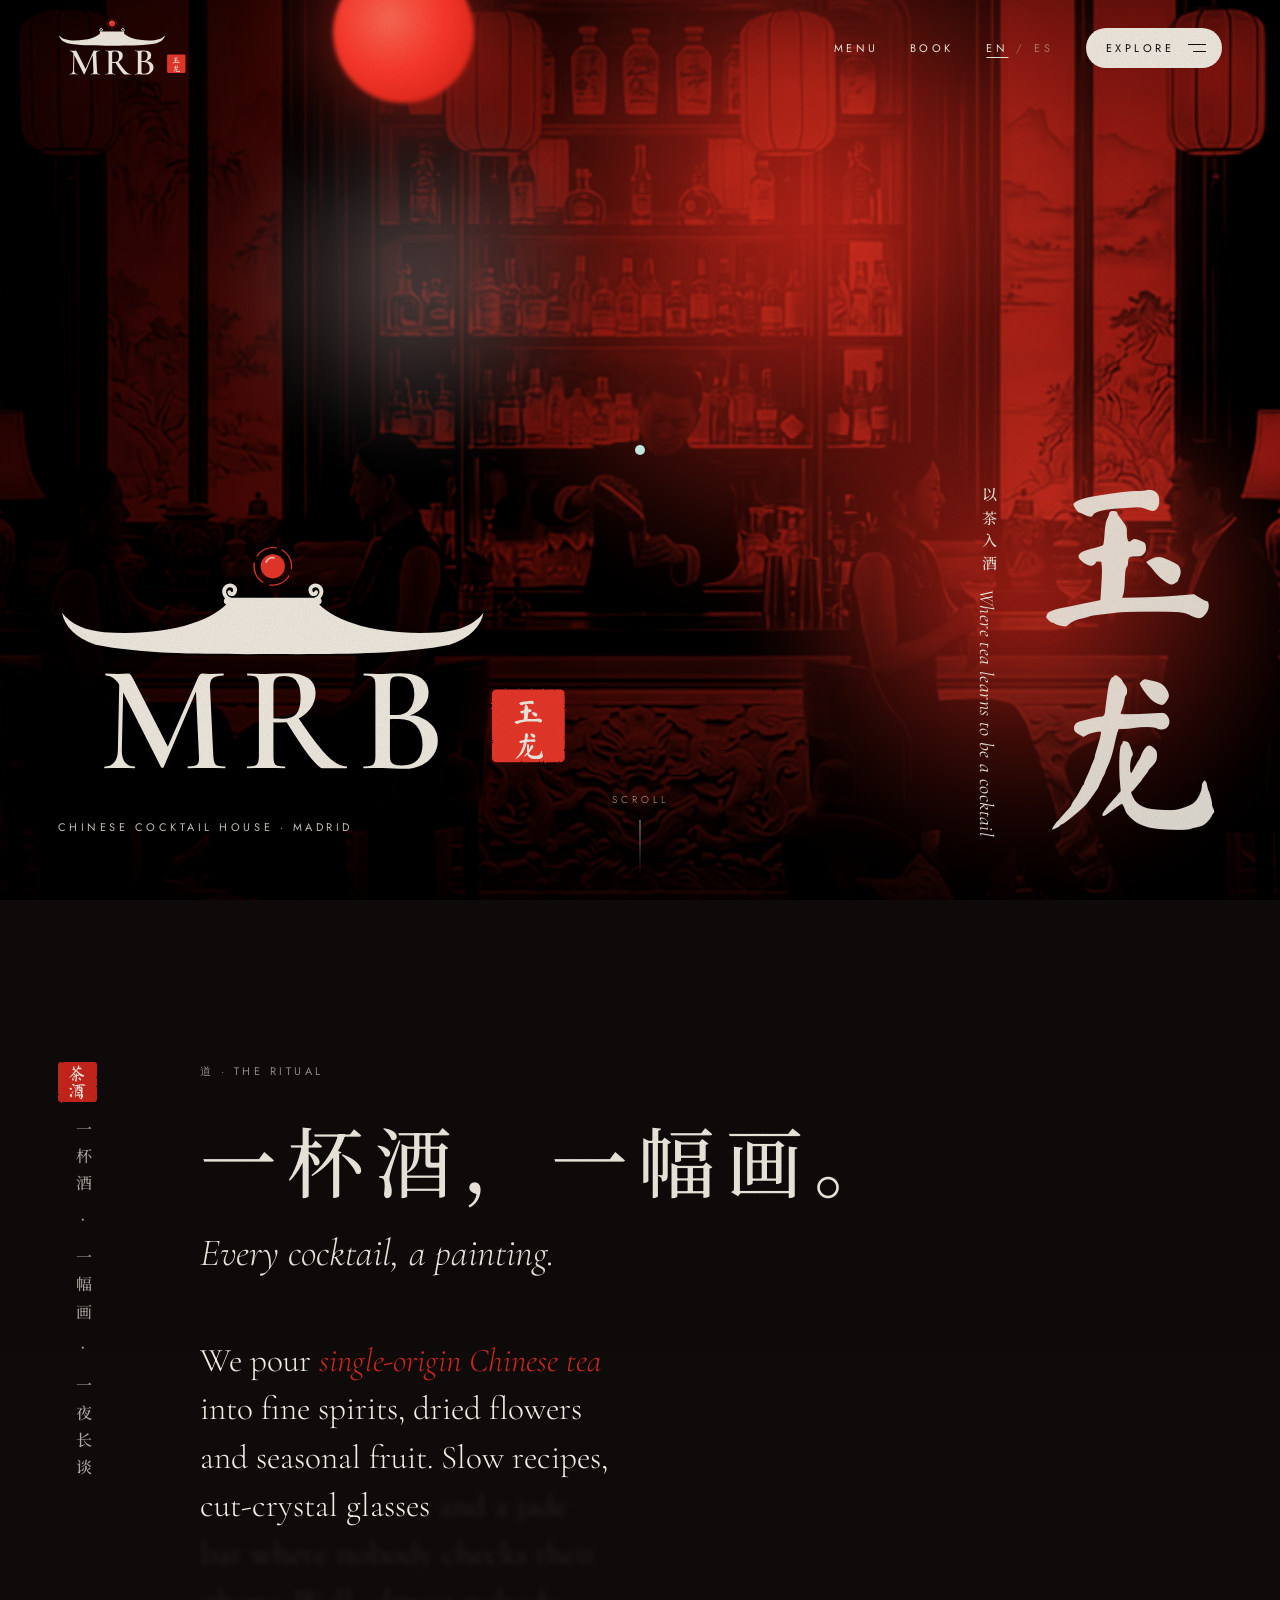
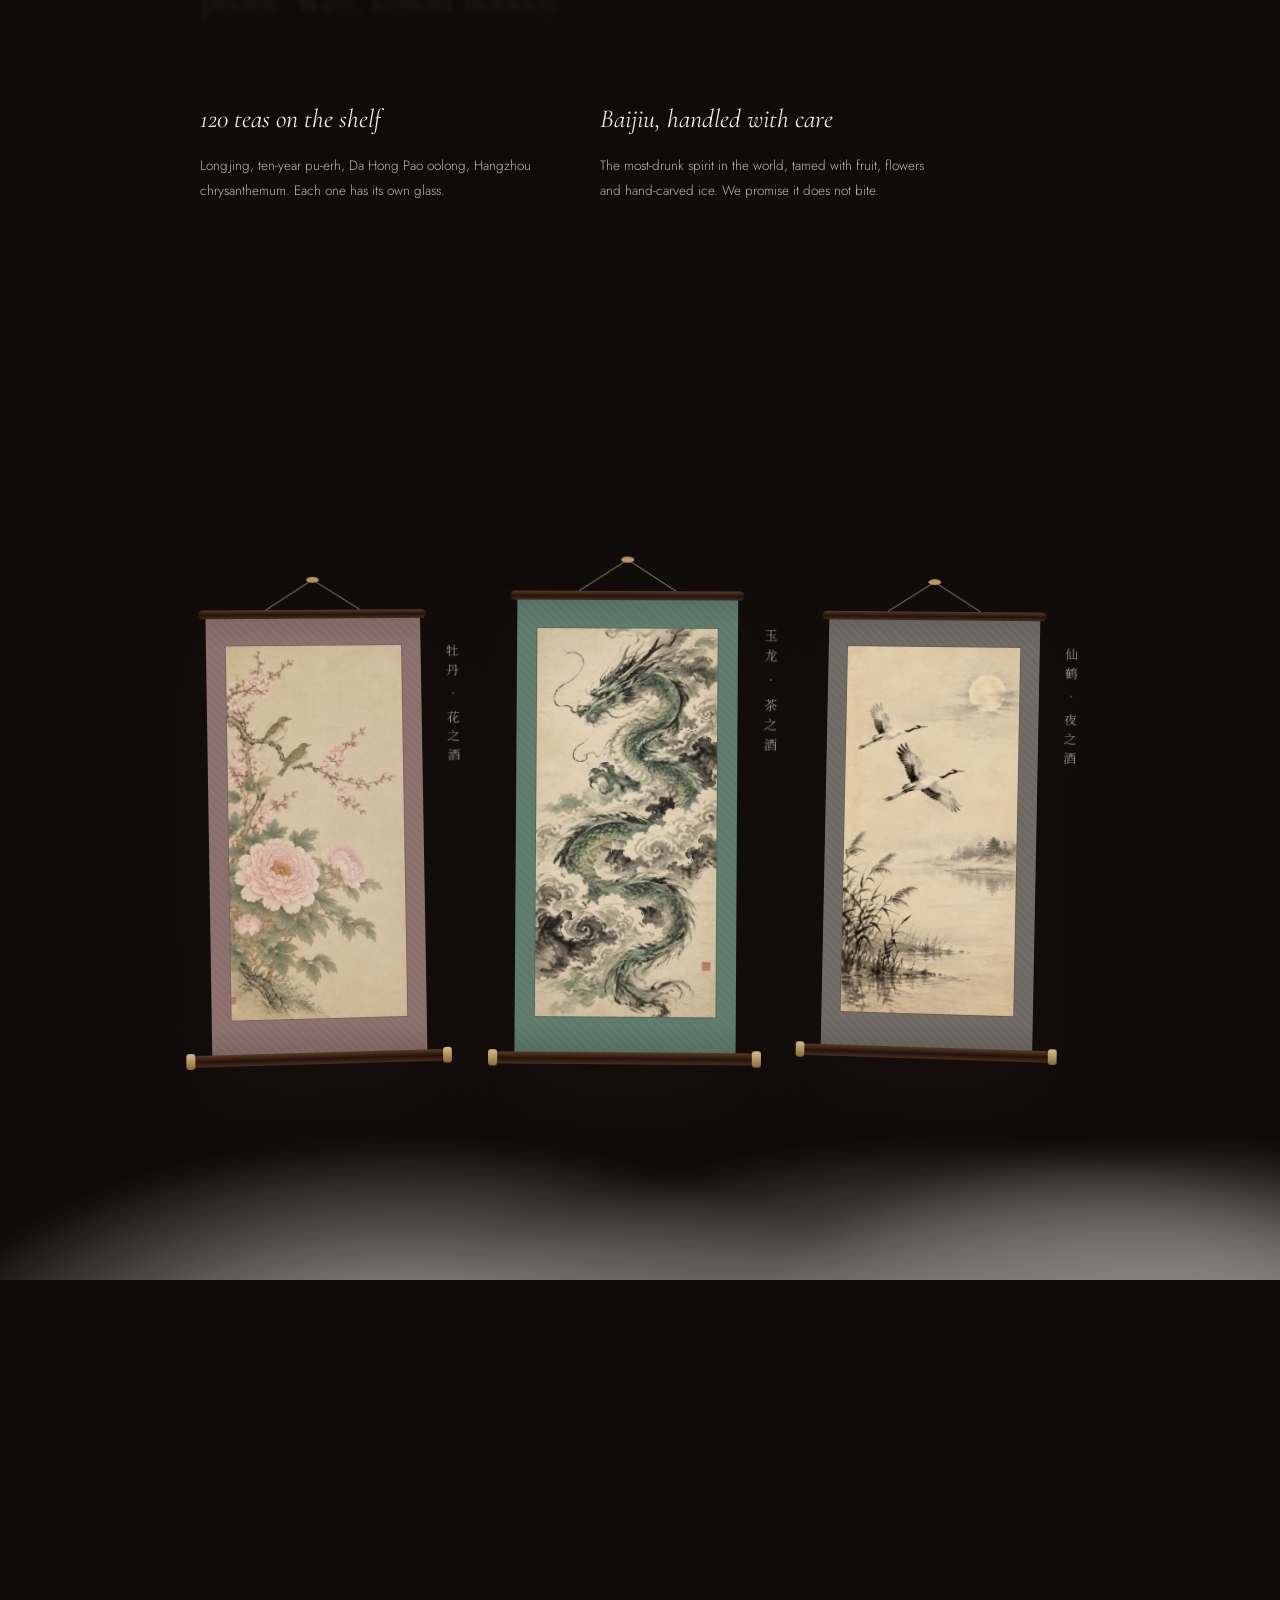
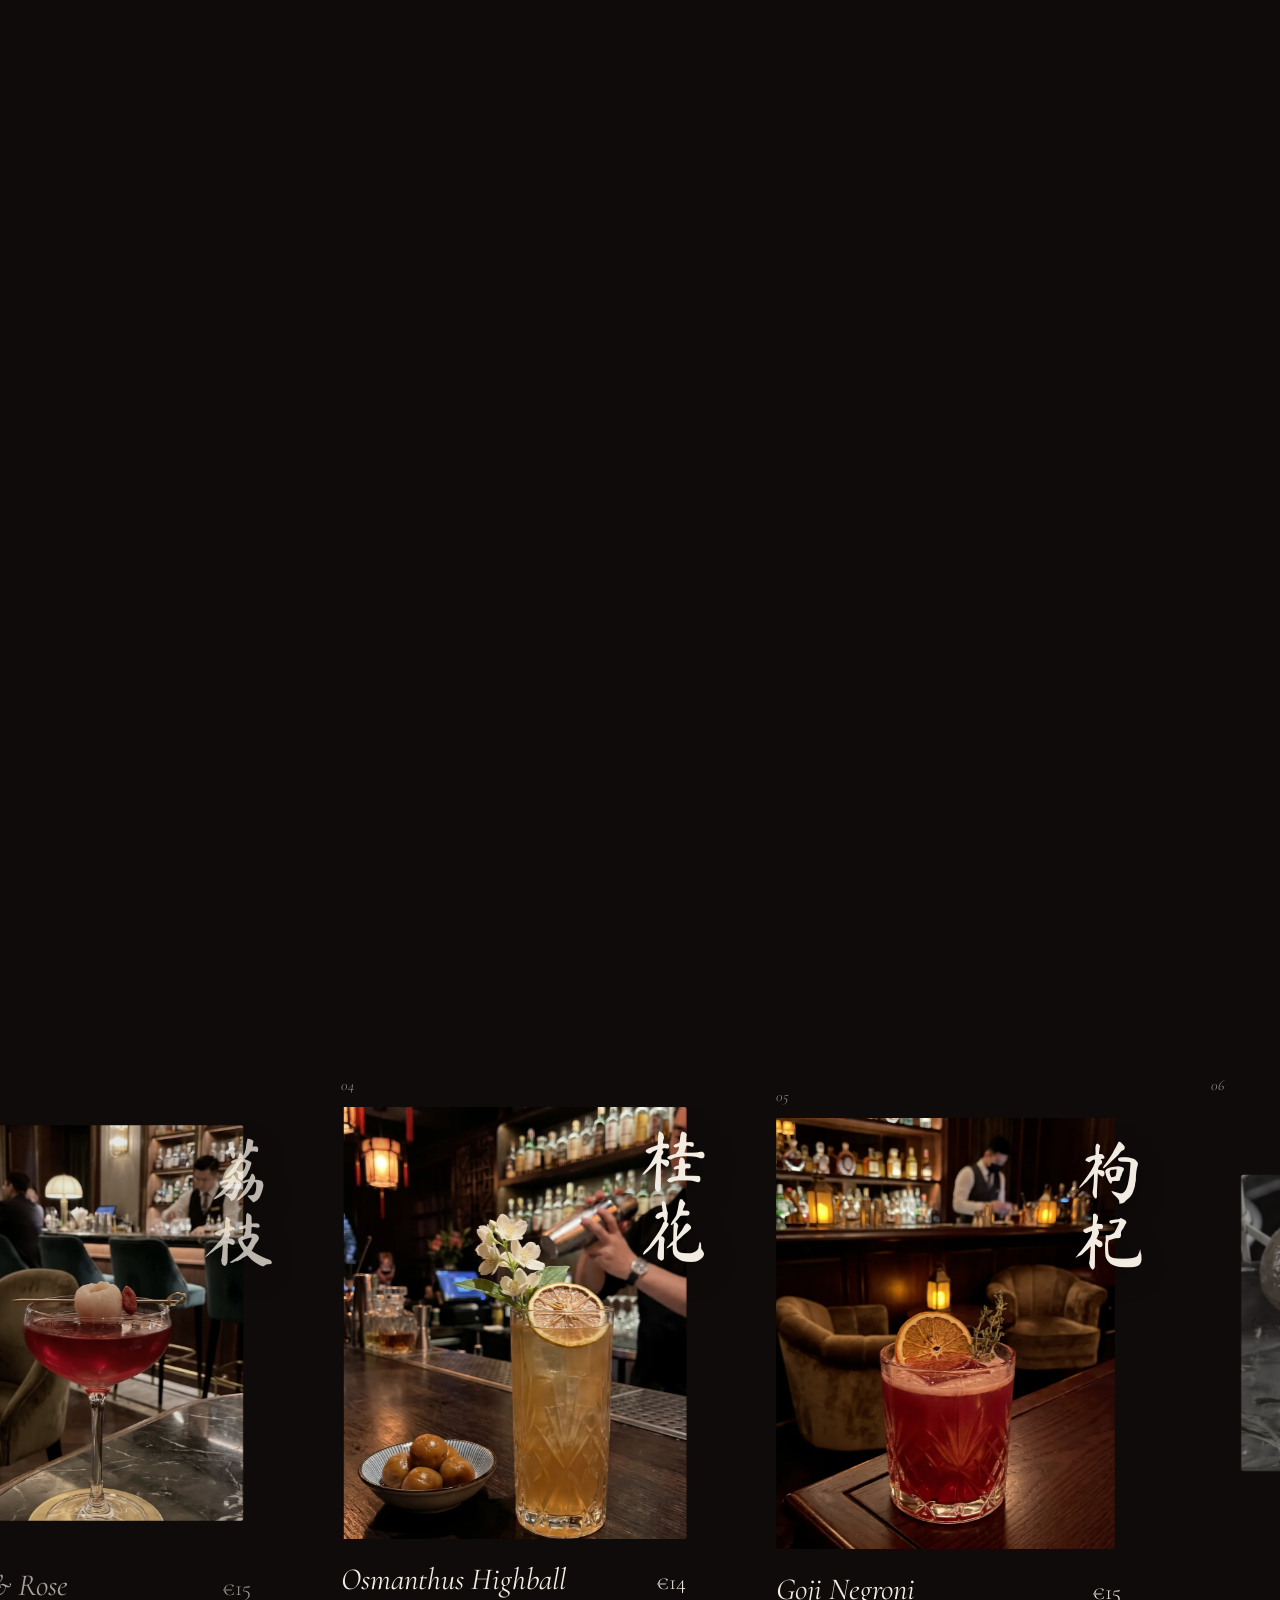
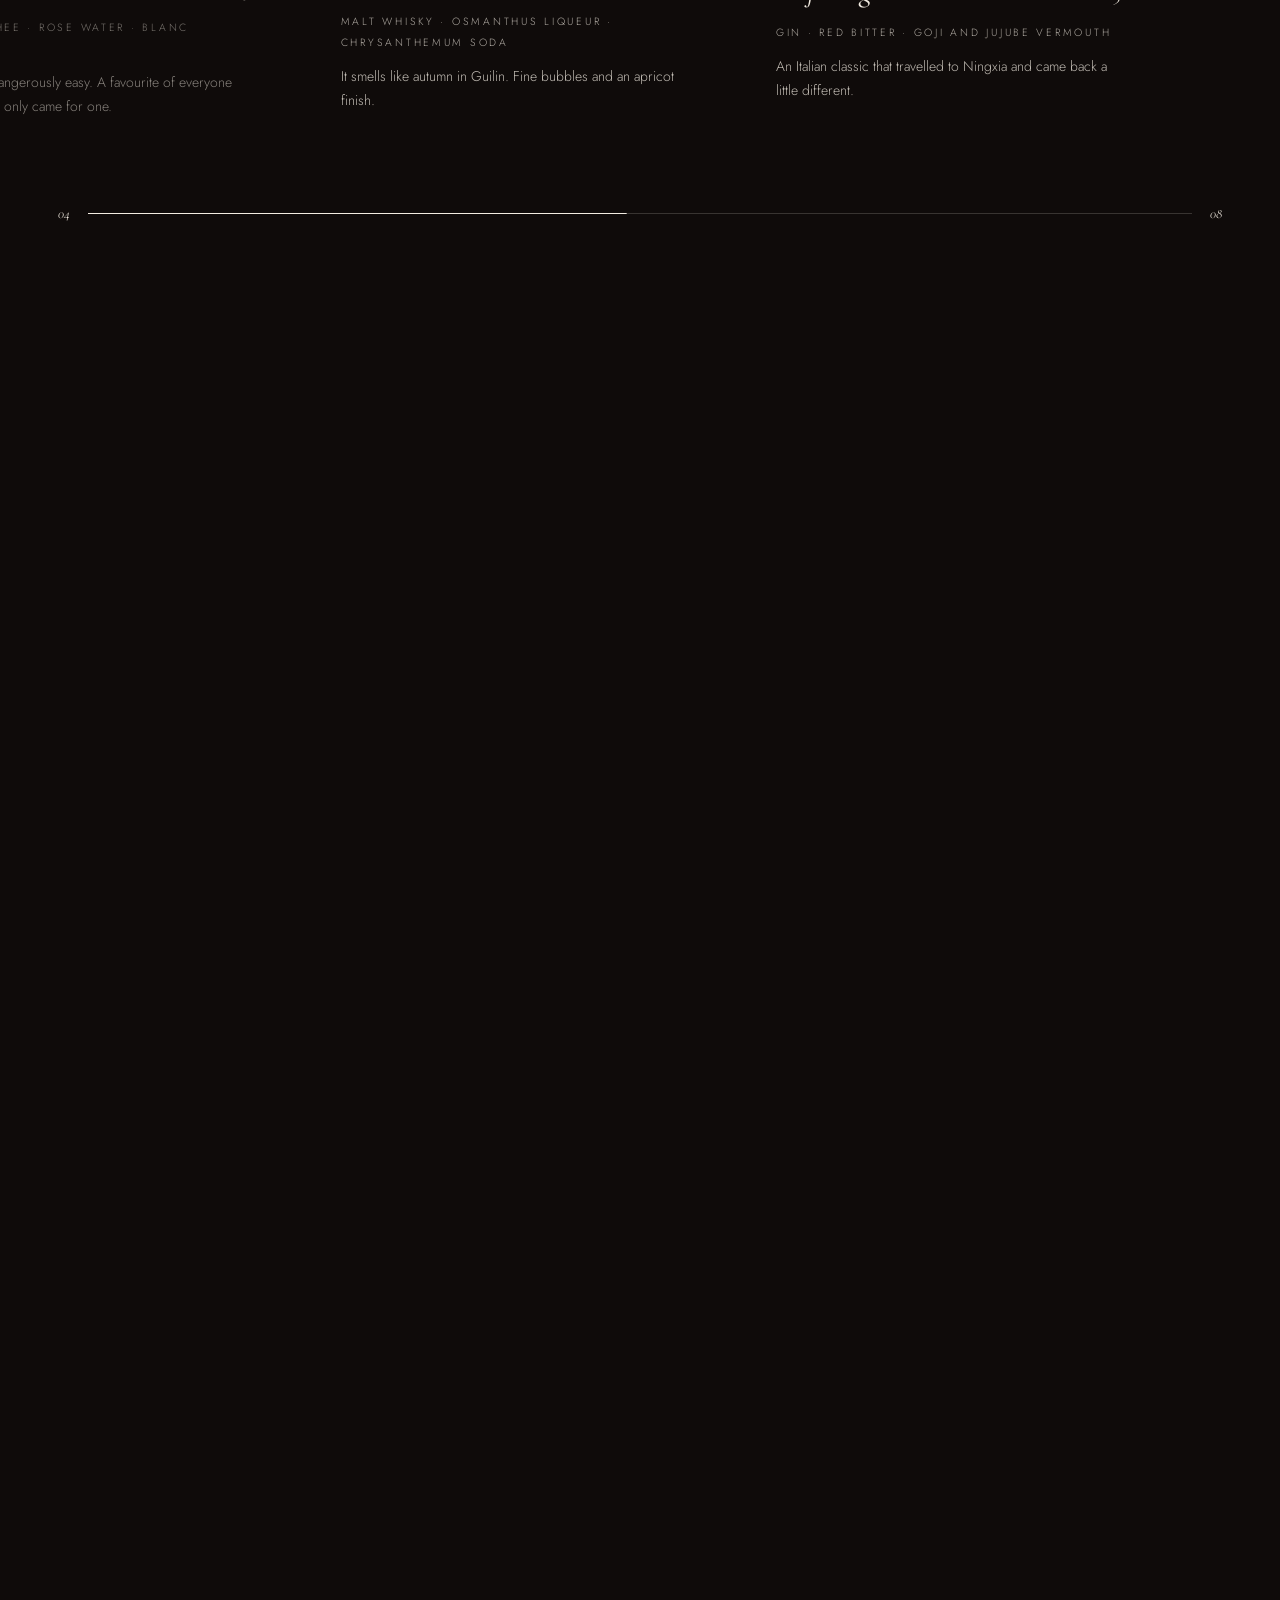
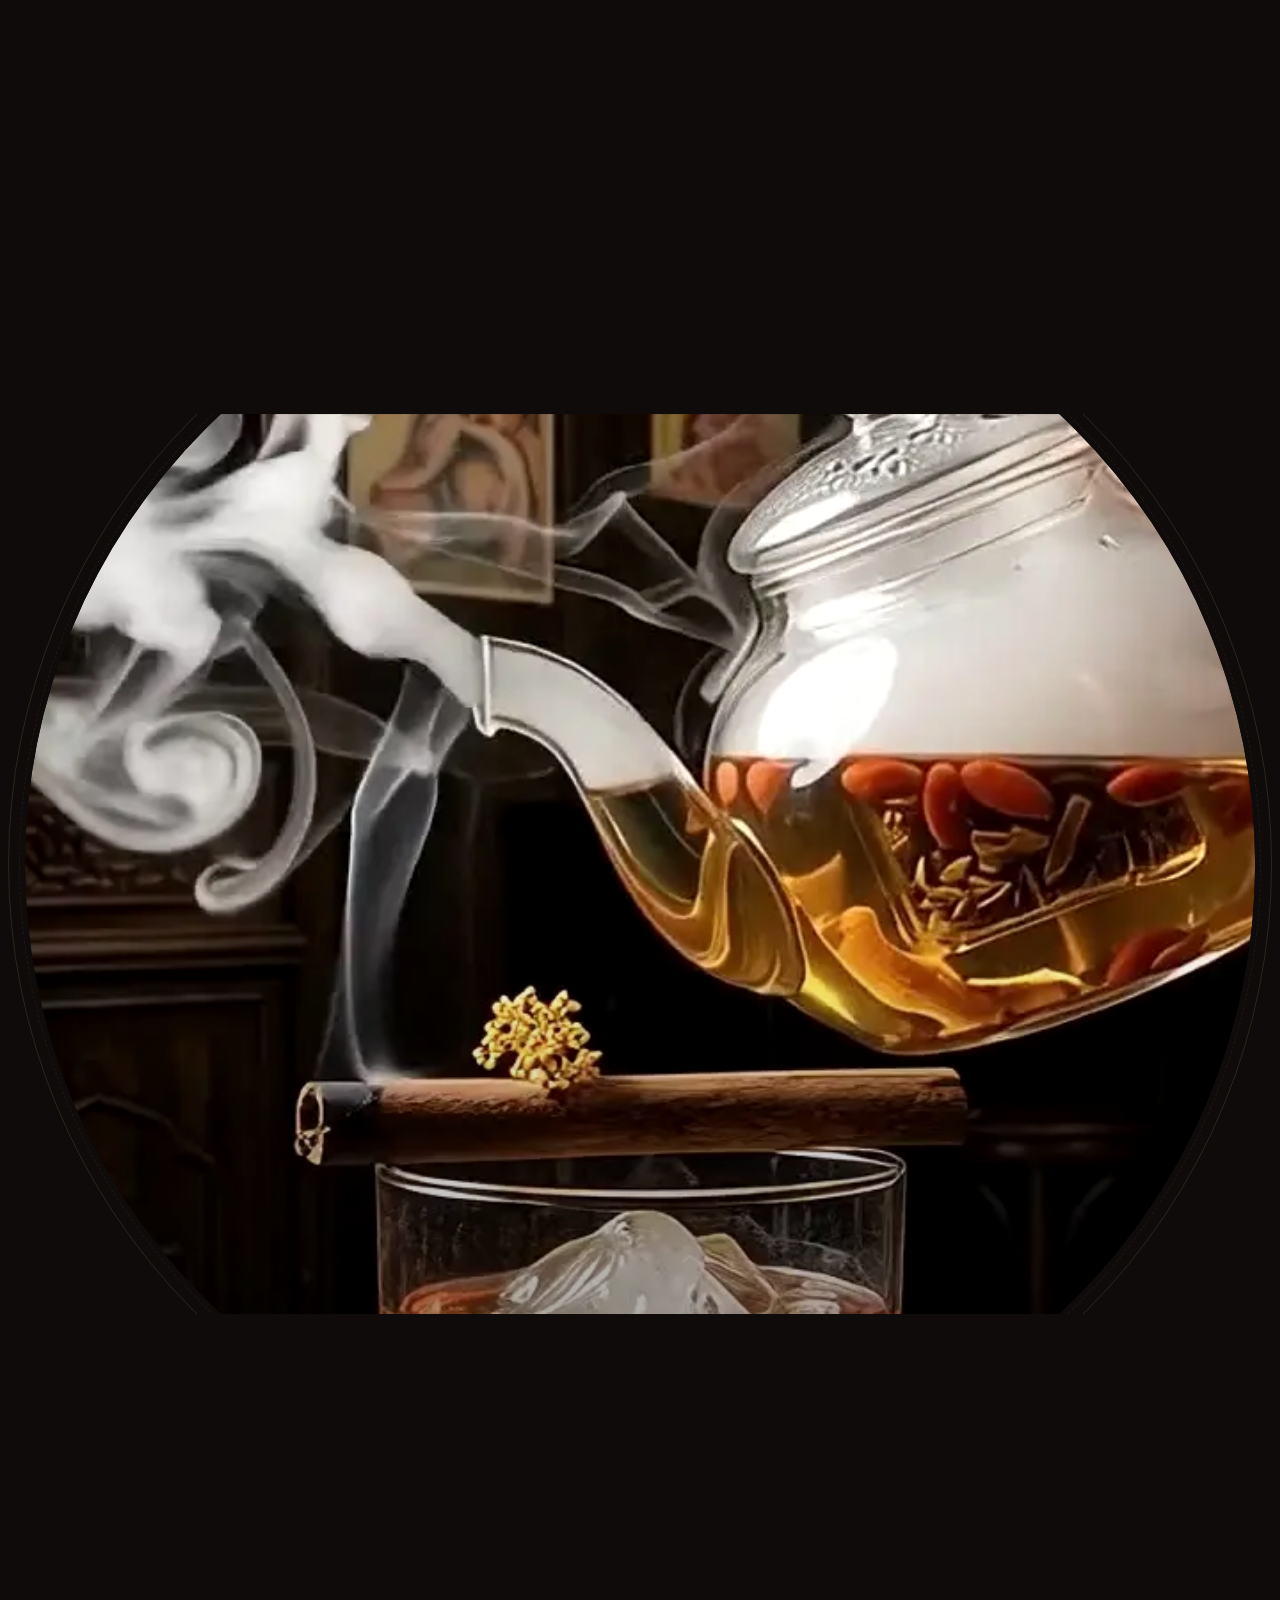
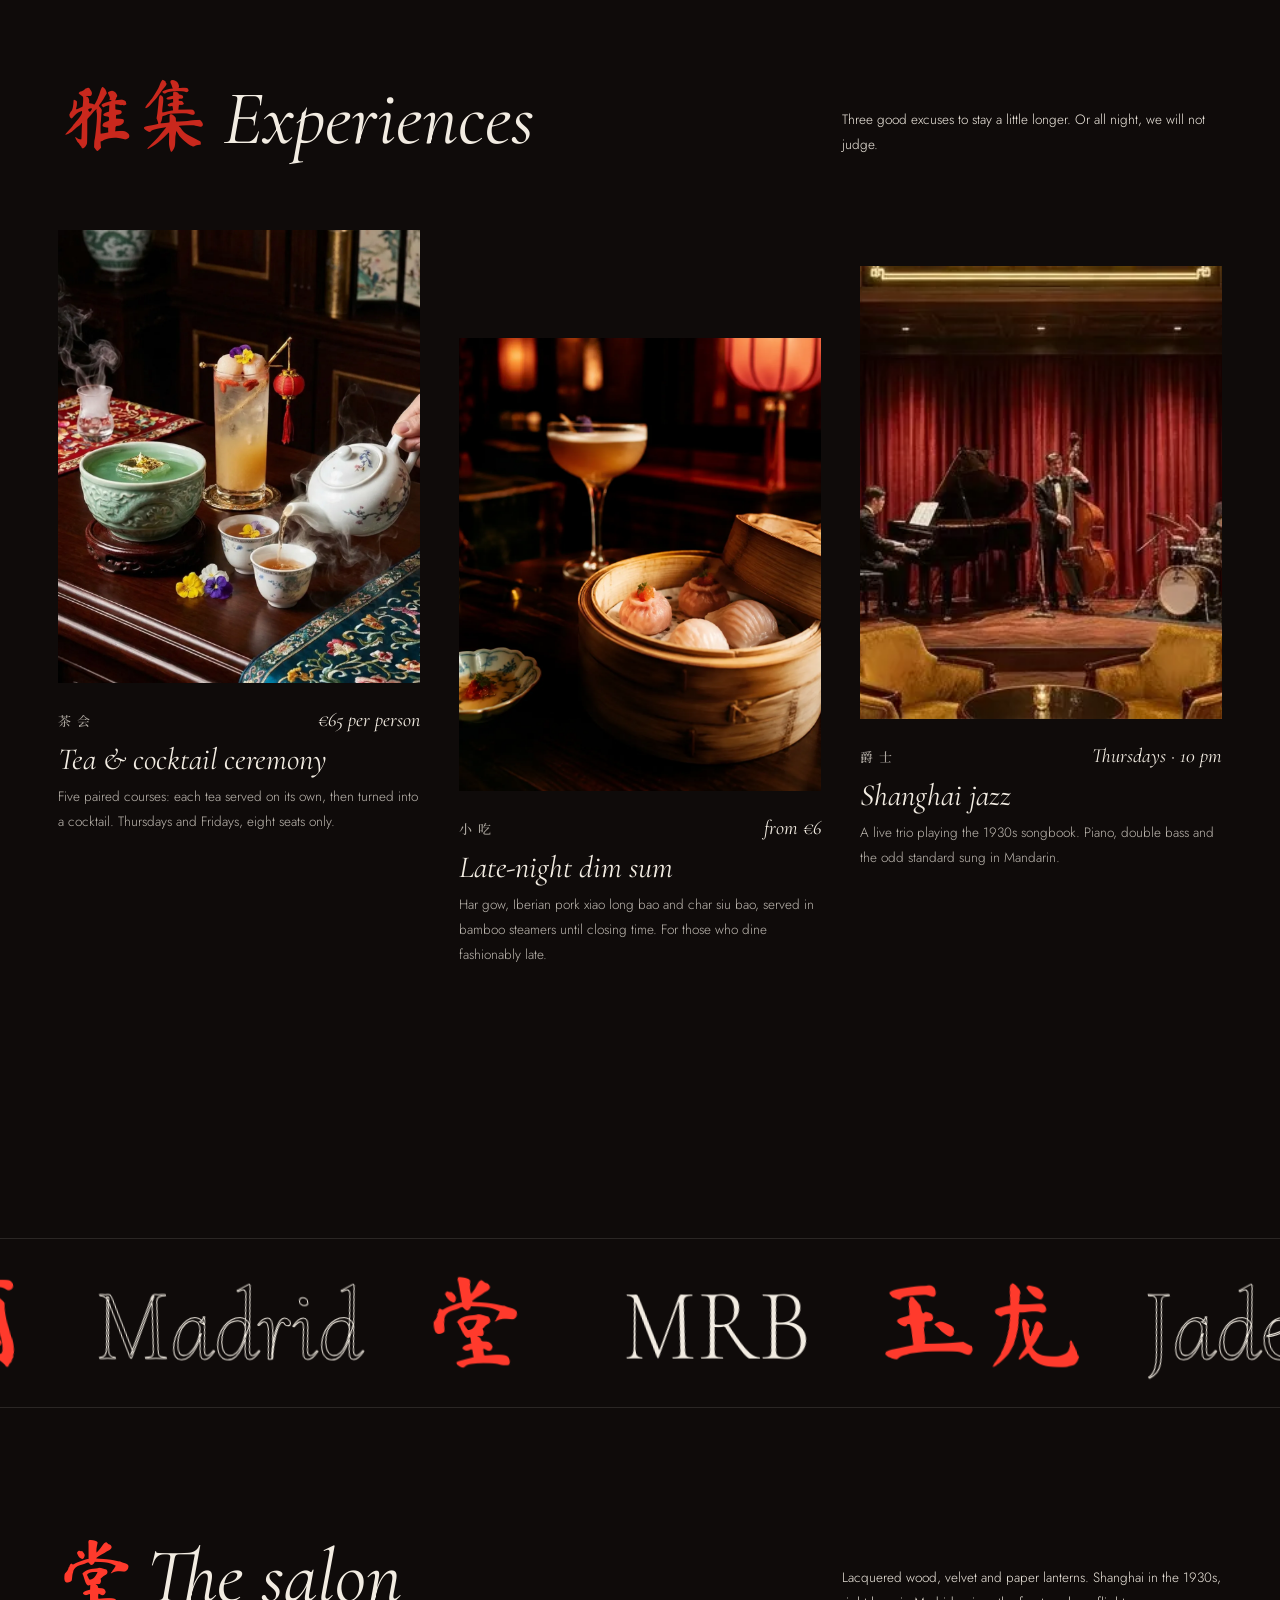
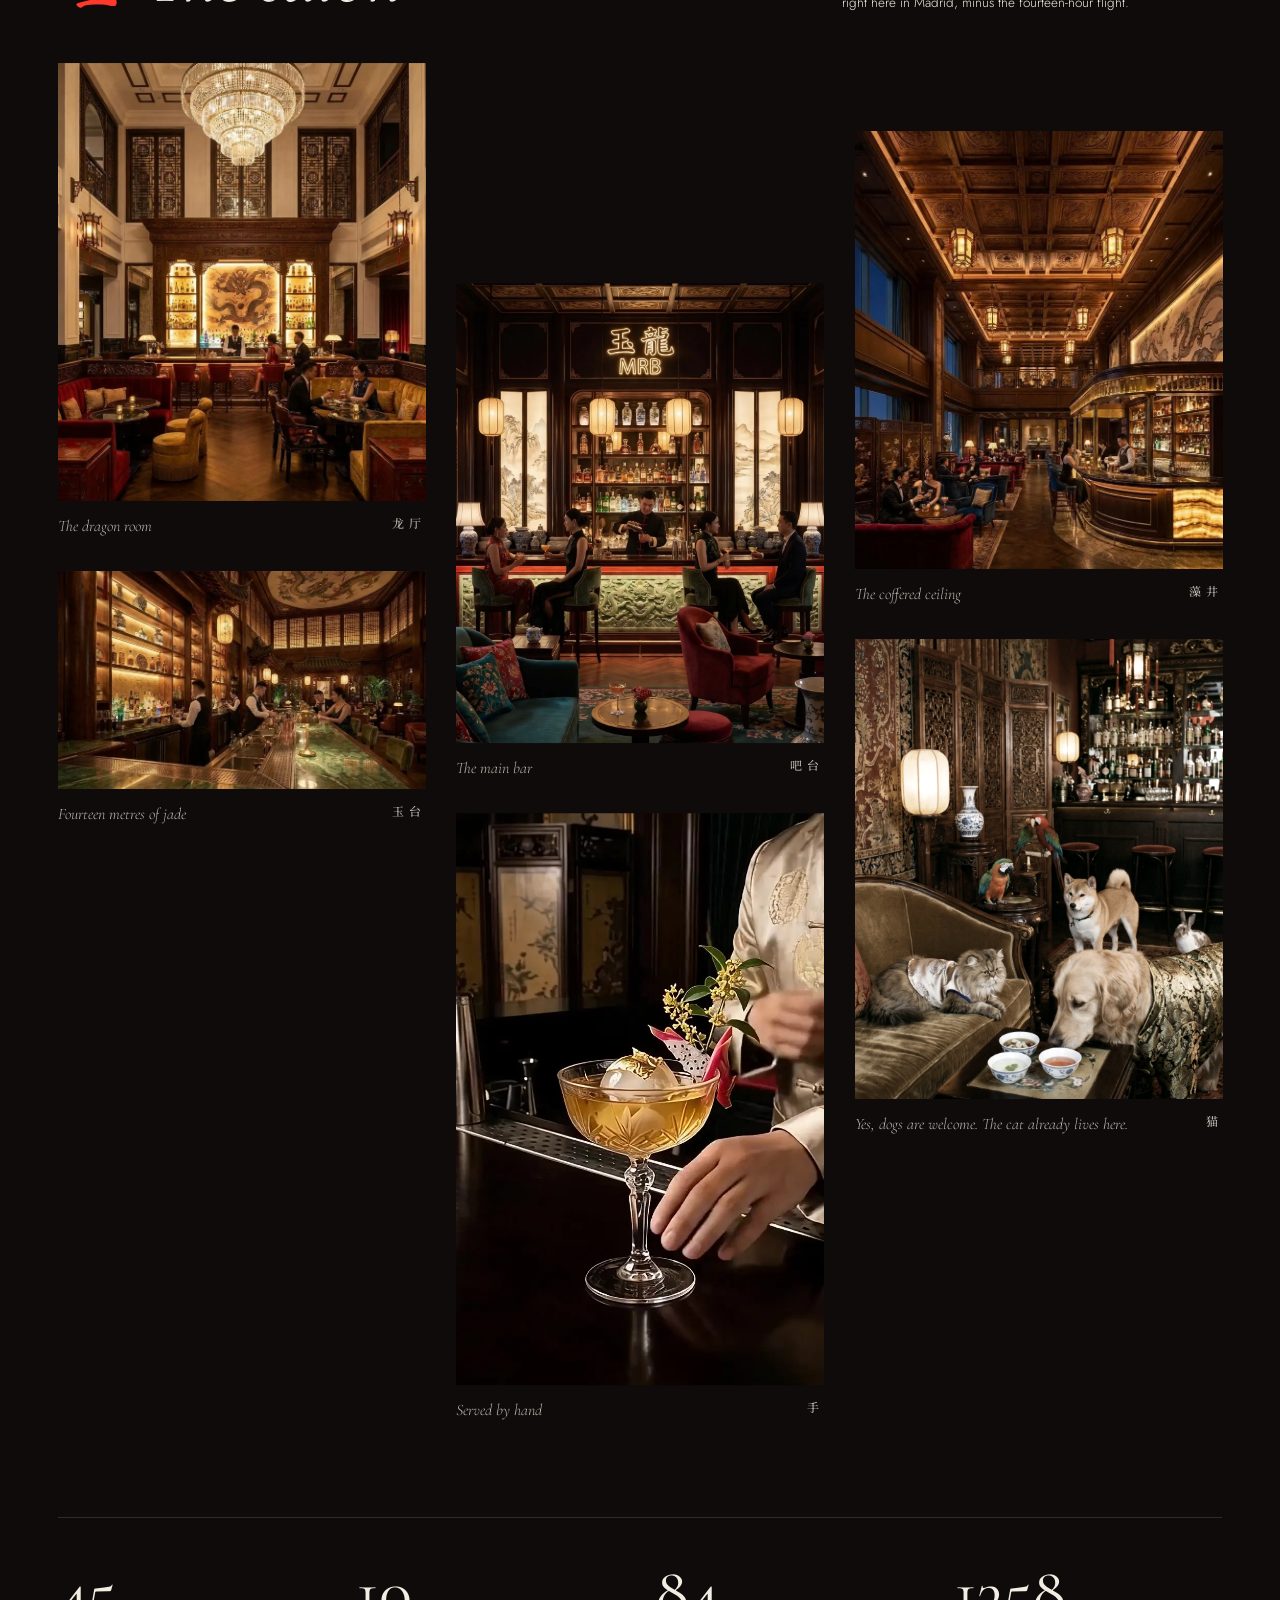
<file: index.html>
<!doctype html>
<html lang="en" class="is-loading" data-theme="ink" data-lang="en"
  data-title-en="MRB — Chinese Cocktail House · Madrid"
  data-title-es="MRB — Coctelería china de autor · Madrid">
<head>
  <meta charset="utf-8">
  <meta name="viewport" content="width=device-width, initial-scale=1">
  <title>MRB — Chinese Cocktail House · Madrid</title>
  <meta name="description" content="MRB is a Chinese cocktail house in Madrid where tea, baijiu and ink painting become cocktails. A concept project by María Luisa Ros Bolea.">
  <meta name="theme-color" content="#0f0b0a">
  <meta property="og:title" content="MRB — Chinese Cocktail House">
  <meta property="og:description" content="Where tea learns to be a cocktail. A portfolio concept project.">
  <meta property="og:image" content="assets/img/og-mrb.png">
  <meta property="og:type" content="website">
  <link rel="icon" type="image/svg+xml" href="assets/img/favicon.svg">
  <link rel="apple-touch-icon" href="assets/img/favicon.png">
  <link rel="preconnect" href="https://fonts.googleapis.com">
  <link rel="preconnect" href="https://fonts.gstatic.com" crossorigin>
  <link href="https://fonts.googleapis.com/css2?family=Cormorant+Garamond:ital,wght@0,400;0,500;1,300;1,400;1,500&family=Jost:wght@300;400;500&family=Ma+Shan+Zheng&family=Noto+Serif+SC:wght@400;500;600&display=swap" rel="stylesheet">
  <link rel="preload" as="image" href="assets/img/poster-salon.webp">
  <link rel="stylesheet" href="assets/css/styles.css">
  <script>try{var l=new URLSearchParams(location.search).get('lang')||localStorage.getItem('mrb-lang');if(l==='es'||l==='en'){document.documentElement.dataset.lang=l;document.documentElement.lang=l;}}catch(e){}</script>
  <noscript><style>.loader{display:none}[data-reveal] .ch,[data-reveal] .w,[data-reveal="fade"],[data-scrub] .w{opacity:1!important;filter:none!important;transform:none!important}.ink{--m:140%}.hscroll{--u:1}.card{--r:1}.hero__zh{opacity:1;filter:none}.hero__logo{clip-path:none}</style></noscript>
</head>
<body>

  <svg width="0" height="0" style="position:absolute" aria-hidden="true">
    <filter id="rough"><feTurbulence type="fractalNoise" baseFrequency=".9" numOctaves="2" result="n"/><feDisplacementMap in="SourceGraphic" in2="n" scale="2.2"/></filter>
  </svg>

  <div class="grain" aria-hidden="true"></div>
  <div class="cursor" aria-hidden="true"><span></span></div>

  <header class="header">
    <a href="#top" class="logo" aria-label="MRB, home"><svg class="logo-wordmark" aria-hidden="true" focusable="false" xmlns="http://www.w3.org/2000/svg" viewBox="0 0 507 252"><g transform="translate(41.6 0)"><circle cx="171.075" cy="30" r="12" fill="#e8382b"/><path d="M164.475 25.8 A7.4399999999999995 7.4399999999999995 0 0 1 172.27499999999998 21.6" stroke="#f2ece2" stroke-opacity=".75" stroke-width="1.7" stroke-linecap="round" fill="none"/><circle cx="171.075" cy="30" r="18.6" fill="none" stroke="#e8382b" stroke-width="1.2" stroke-dasharray="22.8 6.6" transform="rotate(-62 171.075 30)"/><g transform="translate(-37.64 46.00) scale(0.4174)"><path d="M400 40 L600 40 C640 96 760 128 900 118 C944 114 978 100 1000 72 C994 104 968 132 920 148 C800 172 640 170 500 170 C360 170 200 172 80 148 C32 132 6 104 0 72 C22 100 56 114 100 118 C240 128 360 96 400 40 Z" fill="currentColor"/><path d="M392 44 L608 44" stroke="currentColor" stroke-width="16" stroke-linecap="round" fill="none"/><path d="M398 40 C384 34 380 18 390 10 C400 3 414 10 410 22 C407 30 398 29 397 23 M602 40 C616 34 620 18 610 10 C600 3 586 10 590 22 C593 30 602 29 603 23" stroke="currentColor" stroke-width="9" stroke-linecap="round" fill="none"/></g><g transform="translate(37.6 0)"></g><path d="M17.7 211.85 19.2 139.7 23.25 140.0 21.599999999999998 211.85Q21.45 219.8 24.674999999999997 224.0Q27.9 228.2 34.35 228.2Q34.8 228.2 34.8 229.1Q34.8 230.0 34.35 230.0Q31.049999999999997 230.0 27.599999999999998 229.85Q24.15 229.7 19.8 229.7Q15.299999999999999 229.7 11.625 229.85Q7.949999999999999 230.0 4.6499999999999995 230.0Q4.2 230.0 4.2 229.1Q4.2 228.2 4.6499999999999995 228.2Q10.799999999999999 228.2 14.175 224.0Q17.55 219.8 17.7 211.85ZM123.89999999999999 228.2Q124.19999999999999 228.2 124.19999999999999 229.1Q124.19999999999999 230.0 123.89999999999999 230.0Q120.0 230.0 115.19999999999999 229.85Q110.39999999999999 229.7 105.14999999999999 229.7Q99.89999999999999 229.7 95.32499999999999 229.85Q90.75 230.0 87.0 230.0Q86.7 230.0 86.7 229.1Q86.7 228.2 87.0 228.2Q94.2 228.2 96.3 226.25Q98.39999999999999 224.3 97.95 217.85L94.8 149.3L101.39999999999999 138.95L63.0 228.95Q62.849999999999994 229.55 61.8 229.55Q60.75 229.55 60.449999999999996 228.95L19.8 148.7Q14.399999999999999 138.05 5.7 138.05Q5.25 138.05 5.25 137.15Q5.25 136.25 5.7 136.25Q8.549999999999999 136.25 11.774999999999999 136.4Q15.0 136.55 17.25 136.55Q20.55 136.55 23.175 136.4Q25.8 136.25 27.3 136.25Q29.4 136.25 30.525 137.675Q31.65 139.10000000000002 34.199999999999996 144.05L67.95 210.2L61.5 221.6L97.05 140.0Q97.95 138.05 99.0 137.15Q100.05 136.25 101.55 136.25Q102.89999999999999 136.25 104.475 136.4Q106.05 136.55 108.3 136.55Q112.8 136.55 115.94999999999999 136.4Q119.1 136.25 122.1 136.25Q122.55 136.25 122.55 137.15Q122.55 138.05 122.1 138.05Q115.19999999999999 138.05 111.89999999999999 140.60000000000002Q108.6 143.15 108.89999999999999 149.3L112.2 217.85Q112.5 222.2 113.32499999999999 224.45Q114.14999999999999 226.7 116.625 227.45Q119.1 228.2 123.89999999999999 228.2Z M220.2 230.0Q217.95 230.0 212.7 224.3Q207.45 218.6 200.02499999999998 207.875Q192.6 197.15 183.45 182.3L195.45 178.7Q207.6 196.85 216.225 207.725Q224.85 218.6 231.52499999999998 223.39999999999998Q238.2 228.2 244.35 228.2Q244.64999999999998 228.2 244.64999999999998 229.1Q244.64999999999998 230.0 244.35 230.0Q234.89999999999998 230.0 228.975 230.0Q223.05 230.0 220.2 230.0ZM186.15 135.8Q199.2 135.8 206.325 140.97500000000002Q213.45 146.15 213.45 155.15Q213.45 163.7 208.575 170.45Q203.7 177.2 195.975 180.95Q188.25 184.7 179.4 184.7Q177.6 184.7 175.5 184.625Q173.4 184.55 171.75 184.4V217.85Q171.75 222.2 172.5 224.45Q173.25 226.7 175.725 227.45Q178.2 228.2 183.0 228.2Q183.45 228.2 183.45 229.1Q183.45 230.0 183.0 230.0Q179.25 230.0 174.6 229.85Q169.95 229.7 164.4 229.7Q159.15 229.7 154.35000000000002 229.85Q149.55 230.0 145.8 230.0Q145.35 230.0 145.35 229.1Q145.35 228.2 145.8 228.2Q150.75 228.2 153.15 227.45Q155.55 226.7 156.45 224.45Q157.35 222.2 157.35 217.85V148.4Q157.35 144.05 156.52499999999998 141.875Q155.7 139.7 153.3 138.875Q150.9 138.05 145.95 138.05Q145.65 138.05 145.65 137.15Q145.65 136.25 145.95 136.25Q149.7 136.25 154.425 136.475Q159.15 136.7 164.4 136.7Q169.2 136.7 175.2 136.25Q181.2 135.8 186.15 135.8ZM198.6 160.4Q198.6 151.7 196.575 146.975Q194.55 142.25 190.95 140.45Q187.35 138.65 182.55 138.65Q176.7 138.65 174.225 140.825Q171.75 143.0 171.75 148.7V180.35Q173.85 180.65 176.25 180.8Q178.65 180.95 180.45 180.95Q190.5 180.95 194.55 175.925Q198.6 170.9 198.6 160.4Z M300.45 179.45 302.1 177.05Q311.85 177.05 319.125 180.35000000000002Q326.4 183.65 330.45 189.425Q334.5 195.2 334.5 202.7Q334.5 210.5 330.225 216.875Q325.95 223.25 318.45 226.925Q310.95 230.6 301.5 230.6Q297.15 230.6 291.0 230.14999999999998Q284.85 229.7 279.75 229.7Q274.5 229.7 269.7 229.85Q264.9 230.0 261.15 230.0Q260.7 230.0 260.7 229.1Q260.7 228.2 261.15 228.2Q265.8 228.2 268.275 227.45Q270.75 226.7 271.725 224.45Q272.7 222.2 272.7 217.85V148.4Q272.7 144.05 271.79999999999995 141.875Q270.9 139.7 268.42499999999995 138.875Q265.95 138.05 261.3 138.05Q261.0 138.05 261.0 137.15Q261.0 136.25 261.3 136.25Q265.05 136.25 269.775 136.475Q274.5 136.7 279.75 136.7Q283.95 136.7 288.75 136.25Q293.55 135.8 297.9 135.8Q306.9 135.8 312.975 138.125Q319.05 140.45 322.20000000000005 144.8Q325.35 149.15 325.35 155.3Q325.35 163.7 318.9 170.225Q312.45 176.75 300.45 179.45ZM295.35 138.8Q292.35 138.8 290.475 139.55Q288.6 140.3 287.85 142.4Q287.1 144.5 287.1 148.7V178.1L281.7 177.05Q286.65 177.2 289.79999999999995 177.27499999999998Q292.95 177.35 293.25 177.35Q302.55 177.35 306.9 171.35000000000002Q311.25 165.35000000000002 311.25 156.65Q311.25 151.10000000000002 309.525 147.05Q307.8 143.0 304.275 140.9Q300.75 138.8 295.35 138.8ZM299.1 227.15Q309.75 227.15 314.55 221.675Q319.35 216.2 319.35 206.3Q319.35 195.2 313.57500000000005 188.14999999999998Q307.8 181.1 296.1 181.1Q293.85 181.1 290.1 181.175Q286.35 181.25 282.3 182.0L287.1 180.2V217.85Q287.1 221.0 287.85 223.1Q288.6 225.2 291.225 226.175Q293.85 227.15 299.1 227.15Z" fill="currentColor"/><rect x="388.15" y="152" width="72" height="72" rx="4.32" fill="#e8382b" filter="url(#rough)"/><path d="M428.61688 174.56192000000001Q429.50392 174.24512000000001 430.58104000000003 174.752Q432.13336 175.41728 432.5452 175.74992Q432.95704 176.08256 433.03624 176.66863999999998Q433.11544 177.25472 432.89368 177.72992Q432.67192 178.20512 432.67192 178.30016Q432.67192 178.49024 432.22839999999997 178.77536Q431.78488 179.06048 431.53144 179.06048Q431.08792 179.06048 430.10584 178.30016Q429.12376 177.53984 428.39512 176.52608Q427.88824 175.92416 427.57144 175.63904Q427.4764 175.51232000000002 427.41304 175.44896Q427.34968 175.3856 427.318 175.32224000000002Q427.28632 175.25888 427.28632 175.25888Q427.98328 174.81536 428.61688 174.56192000000001ZM421.20376 166.89536Q421.42552 166.6736 421.93240000000003 166.73696Q422.43928 166.80032 422.43928 167.08544Q422.43928 167.27552 422.81944 167.75072Q423.73816 168.98624 423.89656 169.30304Q424.05496 169.61984 424.03912 170.26928Q424.02328 170.91872 424.13416 171.39392Q424.24504 171.86912 424.4668 171.86912Q424.59352 171.86912 424.91032 171.584Q425.13208 171.45728 425.27464 171.4256Q425.4172 171.39392 425.8924 171.55232Q426.8428 171.86912 427.04872 172.10672Q427.25464 172.34432 427.25464 173.10464000000002Q427.25464 173.54816 426.8428 173.96Q426.58936 174.21344 426.38344 174.27679999999998Q426.17752 174.34016 425.54392 174.34016Q424.72024 174.34016 424.48264 174.5144Q424.24504 174.68864 424.24504 175.3856Q424.24504 175.89248 424.00744 176.13008000000002Q423.76984 176.36768 423.70648 178.22096Q423.64312 180.07424 423.45304 180.67616L423.26296 181.27808000000002L426.62104 181.21472Q429.94744000000003 181.11968000000002 432.64024 180.89792L435.30136 180.67616L436.22008 181.2464Q437.17048 181.81664 437.4556 181.84832Q437.74072 181.88 437.7724 182.54528Q437.80408 183.49568 436.91704 184.35104Q436.5052 184.7312 436.07752 184.69952Q435.64984 184.66784 434.85784 184.31936000000002Q434.03416 183.84416000000002 433.1788 183.74912Q432.35512 183.59072 427.84072000000003 183.60656Q423.32632 183.6224 422.2492 183.7808L419.58808 184.0976Q418.06744 184.256 417.71896 184.4144Q417.37048 184.5728 416.57848 184.7312Q415.1212 184.98464 414.20248 185.80832Q413.91736000000003 186.06176 413.7748 186.07760000000002Q413.63224 186.09344000000002 413.062 185.9984Q412.23832 185.80832 411.96904 185.61824000000001Q411.69976 185.42816 411.50968 185.42816Q411.28792 185.42816 410.8444 184.95296Q410.40088000000003 184.47776 410.5276 184.38272Q410.62264 184.22432 410.68600000000004 183.98672Q410.74936 183.74912 411.52552000000003 183.43232Q412.30168 183.11552 413.44216 182.92544Q414.1708 182.79872 415.42215999999996 182.52944000000002Q416.67352 182.26016 418.11496 181.97504Q419.5564 181.68992 419.58808 181.65824Q419.61976 181.62656 419.74648 179.45648Q419.8732 177.28640000000001 419.8732 176.6528Q419.80984 175.48064 419.76232000000005 175.33808Q419.7148 175.19552000000002 419.30296 175.19552000000002Q418.82776 175.19552000000002 418.82776 175.36976Q418.82776 175.544 418.47928 175.78160000000003Q418.1308 176.0192 417.62392 175.82912Q416.99032 175.60736 416.4676 175.13216Q415.94488 174.65696 415.94488 174.34016Q415.94488 173.92832 416.48344 173.62736Q417.022 173.3264 418.41592 172.97792Q419.96824 172.59776 420.07912 172.376Q420.19 172.15424000000002 420.31672000000003 170.38016Q420.44344 168.60608 420.74440000000004 168.01999999999998Q421.04536 167.43392 421.04536 167.25968Q421.04536 167.08544 421.20376 166.89536ZM427.25464 163.25216Q427.7932 163.12544 428.30008 163.25216Q428.80696 163.37888 429.09208 163.75904Q429.47224 164.17088 429.47224 165.02624Q429.47224 165.8816 429.12376 166.29344Q428.80696 166.70528000000002 428.44264 166.72112Q428.07832 166.73696 427.25464 166.40432Q426.43096 166.07168000000001 425.63896 166.1192Q424.84696 166.16672 422.78776 166.29344Q418.66936 166.54688000000002 418.32088 167.49728Q418.1308 167.90912 416.95864 167.37056Q416.19832 166.9904 416.03992 166.9904Q415.88152 166.9904 415.48552 166.43599999999998Q415.08952 165.8816 415.08952 165.65984Q415.08952 165.27968 416.08744 164.88368000000003Q417.08536 164.48768 418.70104 164.23424Q423.70648 163.41056 425.60728 163.37888Q426.93784 163.37888 427.25464 163.25216Z M423.32632 206.2016Q423.32632 206.0432 423.54808 206.02736000000002Q423.76984 206.01152000000002 424.11832 206.13824Q424.40344 206.26496 424.59352 206.81936000000002Q424.7836 207.37376 424.91032 207.65888Q425.03704 207.94400000000002 425.03704 208.22912000000002Q425.03704 208.51424 424.91032 208.57760000000002Q424.81528000000003 208.60928 424.68856000000005 209.32208000000003Q424.56184 210.03488000000002 424.59352 210.41504Q424.59352 211.2704 424.72024 211.33376Q424.7836 211.39712 424.942 211.14368000000002Q424.97368 211.04864 425.06872 210.89024Q425.2588 210.51008000000002 425.48055999999997 210.14576Q425.70232 209.78144 425.79736 209.59136Q425.8924 209.40128 426.03496 209.22704000000002Q426.17752 209.05280000000002 426.43096 208.41920000000002Q426.77944 207.53216 427.20712000000003 207.08864Q427.6348 206.64512000000002 428.01496 206.80352000000002Q428.20504 206.86688 428.68024 207.27872000000002Q428.93368 207.56384 429.01288 207.75392Q429.09208 207.94400000000002 429.09208 208.41920000000002Q429.09208 209.05280000000002 428.91784 209.40128Q428.7436 209.74976 428.14168 210.38336Q427.6348 210.89024 427.6348 210.98528Q427.6348 211.08032 427.09623999999997 211.77728000000002Q426.55768 212.47424 426.55768 212.52176000000003Q426.55768 212.56928000000002 426.25672 212.91776000000002Q425.95576 213.26624 425.51224 213.8048Q425.06872 214.34336000000002 424.91032 214.4384Q424.75192 214.50176000000002 424.7836 214.69184Q424.81528000000003 214.88192 425.13208 215.51552Q425.67064 216.68768 427.25464 217.19456Q427.82488 217.41632 429.66232 217.5272Q431.49976 217.63808 432.35512 217.51136Q433.14712 217.35296 434.08168 216.98864Q435.01624 216.62432 435.36472 216.27584000000002Q435.83992 215.83232 436.22008 215.00864Q436.60024 214.18496000000002 436.60024 213.6464Q436.60024 213.04448000000002 436.88536 212.82272Q437.04376 212.60096000000001 437.07544 212.60096000000001Q437.10712 212.60096000000001 437.26552 212.75936000000002Q437.42392 213.0128 437.51896 213.55136Q437.614 214.08992 437.74072 214.34336000000002Q437.86744 214.56512 438.0892 215.37296Q438.31096 216.1808 438.31096 216.52928Q438.31096 216.87776000000002 438.46936 217.19456Q438.8812 217.95488 438.50104 218.14496Q438.406 218.24 438.31096 218.49344000000002Q438.05752 219.00032000000002 437.61400000000003 219.47552000000002Q437.17048 219.95072000000002 436.75864 220.17248Q436.44184 220.33088 435.71320000000003 220.47344Q434.98456 220.616 434.6044 220.7744Q433.8124 220.96448 431.30968 220.86944Q428.80696 220.7744 427.60312 220.4576Q425.98744 219.9824 425.2588 219.38048Q424.11832 218.3984 423.86488 217.85984000000002Q423.5164 216.9728 423.40552 216.76688000000001Q423.29464 216.56096000000002 423.16792 216.56096000000002Q423.0412 216.56096000000002 421.67895999999996 217.57472Q420.31672 218.58848 420.15832 218.58848Q419.80984 218.58848 419.99992 218.14496Q420.47512 217.25792 421.99576 215.57888Q422.21752 215.3888 422.59768 214.88192L423.00952 214.40672L422.81944 212.12576Q422.7244 210.16160000000002 422.80359999999996 208.53008Q422.8828 206.89856 423.13624 206.61344Q423.32632 206.42336 423.32632 206.2016ZM426.55768 195.93728000000002Q426.93784 195.58880000000002 427.19128 195.65216Q427.44472 195.71552 428.33176000000003 195.9056Q429.2188 196.09568000000002 429.694 196.34912Q430.35928 196.69760000000002 430.80280000000005 197.50544000000002Q431.24632 198.31328000000002 430.99288 198.82016000000002Q430.51768 199.73888 430.07416 199.92896000000002Q429.78904 200.024 429.17128 199.73888Q428.55352 199.45376000000002 428.11 199.04192Q427.69816000000003 198.66176000000002 427.14376000000004 197.93312000000003Q426.58936 197.20448000000002 426.39928 196.79264L426.17752 196.34912ZM421.74232 195.27200000000002Q421.90072 195.24032 421.90072 195.11360000000002Q421.90072 194.98688 422.18584 194.98688Q422.37592 194.98688 422.85112000000004 195.39872000000003Q423.32632 195.81056 423.32632 196.00064Q423.32632 196.09568000000002 423.70648 196.57088000000002Q424.08664 197.04608000000002 424.08664 197.60048Q424.08664 198.15488000000002 423.89656 198.34496000000001Q423.70648 198.53504 423.64312 199.13696000000002Q423.48472 200.11904 423.10456 201.00608Q422.94616 201.38624000000002 423.05704000000003 201.46544Q423.16792 201.54464000000002 426.14584 201.48128L429.75736 201.2912Q430.13752 201.2912 430.31176 201.35456Q430.486 201.41792 430.67608 201.608Q431.278 202.27328 431.15128 203.0336Q431.05624 203.5088 430.70776 203.79392Q430.35928 204.07904000000002 429.86824 204.07904000000002Q429.3772 204.07904000000002 429.12376 203.92064000000002Q428.80696 203.69888 427.63480000000004 203.6672Q426.46264 203.63552 425.4172 203.79392Q424.21336 203.984 423.42136 203.984H422.66104L422.43928 204.6176Q422.28088 205.21952000000002 422.05912 206.16992000000002Q421.58392 208.60928 420.8236 210.25664Q420.44344 211.04864 420.44344 211.17536Q420.44344 211.39712 419.93656 212.2208Q419.8732 212.41088000000002 419.74648 212.696Q419.5564 213.07616000000002 419.2396 213.83648Q419.11288 214.05824 418.32088 215.16704000000001Q417.52888 216.27584000000002 417.1804 216.68768Q416.51512 217.38464000000002 414.91528000000005 218.69936Q413.31544 220.01408 413.03032 220.01408Q412.96696000000003 220.01408 412.9036 220.10912000000002Q412.87192 220.23584 412.5076 220.44176Q412.14328 220.64768 411.81064000000003 220.7744Q411.478 220.90112000000002 411.478 220.83776Q411.478 220.74272000000002 411.85816 220.15664Q412.23832 219.57056 412.36504 219.47552000000002Q412.52344 219.38048 413.28376000000003 218.46176L414.36088 217.25792Q414.646 216.9728 414.74104 216.71936000000002Q414.86776 216.30752 415.438 215.57888Q415.84984000000003 214.97696000000002 416.32504 214.05824Q416.64184 213.42464 416.75272 213.36128000000002Q416.8636 213.29792 416.8636 213.13952Q416.8636 212.98112 417.24376 212.15744Q417.87736 210.79520000000002 418.09912 210.09824Q418.35256 209.52800000000002 418.51095999999995 209.16368Q418.66936 208.79936 418.66936 208.60928Q418.66936 208.41920000000002 419.01784 207.31040000000002Q419.84152 204.64928 419.68312000000003 204.4592Q419.5564 204.36416 418.59015999999997 204.57008000000002Q417.62392 204.776 417.27544 205.02944000000002L416.76856 205.31456L416.19832 204.99776Q415.56472 204.68096 415.3588 204.42752000000002Q415.15288 204.17408 415.18456 203.79392Q415.21624 202.93856 416.29336 202.68512Q419.17624 201.9248 419.5564 201.9248Q420.0316 201.9248 420.20584 201.68720000000002Q420.38008 201.4496 420.44344 200.53088000000002Q420.60184 199.20032 420.91864 197.01440000000002Q421.01368 196.31744 421.26712 195.79472Q421.52056 195.27200000000002 421.74232 195.27200000000002Z" fill="#f2ece2"/></g></svg></a>
    <nav class="header__right" aria-label="Quick links" data-es-aria-label="Accesos rápidos">
      <a class="header__link eyebrow" href="carta.html"><span data-l="en">Menu</span><span data-l="es">Carta</span></a>
      <a class="header__link eyebrow" href="#reservations"><span data-l="en">Book</span><span data-l="es">Reservar</span></a>
      <div class="lang eyebrow" role="group" aria-label="Language / Idioma">
        <button type="button" data-set-lang="en" aria-label="English">EN</button><span aria-hidden="true">/</span><button type="button" data-set-lang="es" aria-label="Español">ES</button>
      </div>
      <button class="menu-btn eyebrow" aria-expanded="false" aria-controls="menu"><span class="menu-btn__txt"><span class="when-closed"><span data-l="en">Explore</span><span data-l="es">Explorar</span></span><span class="when-open"><span data-l="en">Close</span><span data-l="es">Cerrar</span></span></span><span class="menu-btn__lines"></span></button>
    </nav>
  </header>

  <div class="menu" id="menu" aria-hidden="true">
    <div class="menu__ghost" aria-hidden="true">玉</div>
    <ul class="menu__list">
      <li><a class="menu__item" style="--i:0" data-ghost="序" href="#top"><span class="menu__num">01</span><span class="menu__zh">序</span><span class="menu__es"><span data-l="en">Home</span><span data-l="es">Inicio</span></span></a></li>
      <li><a class="menu__item" style="--i:1" data-ghost="道" href="#ritual"><span class="menu__num">02</span><span class="menu__zh">道</span><span class="menu__es"><span data-l="en">The ritual</span><span data-l="es">El ritual</span></span></a></li>
      <li><a class="menu__item" style="--i:2" data-ghost="画" href="#gallery"><span class="menu__num">03</span><span class="menu__zh">画</span><span class="menu__es"><span data-l="en">Ink gallery</span><span data-l="es">Galería de tinta</span></span></a></li>
      <li><a class="menu__item" style="--i:3" data-ghost="酒" href="#cocktails"><span class="menu__num">04</span><span class="menu__zh">酒</span><span class="menu__es"><span data-l="en">Signature cocktails</span><span data-l="es">Cócteles de autor</span></span></a></li>
      <li><a class="menu__item" style="--i:4" data-ghost="单" href="carta.html"><span class="menu__num">05</span><span class="menu__zh">单</span><span class="menu__es"><span data-l="en">The menu</span><span data-l="es">La carta</span></span></a></li>
      <li><a class="menu__item" style="--i:5" data-ghost="堂" href="#salon"><span class="menu__num">06</span><span class="menu__zh">堂</span><span class="menu__es"><span data-l="en">The salon</span><span data-l="es">El salón</span></span></a></li>
      <li><a class="menu__item" style="--i:6" data-ghost="约" href="#reservations"><span class="menu__num">07</span><span class="menu__zh">约</span><span class="menu__es"><span data-l="en">Reservations</span><span data-l="es">Reservas</span></span></a></li>
    </ul>
    <div class="menu__aside">
      <div>
        <p class="eyebrow" style="opacity:.6;margin-bottom:10px"><span data-l="en">Opening hours</span><span data-l="es">Horario</span></p>
        <p class="it" style="font-size:22px;line-height:1.4"><span data-l="en">Tuesday to Saturday, 6 pm – 2:30 am<br>Sunday, 5 pm – midnight</span><span data-l="es">Martes a sábado, 18:00 – 02:30<br>Domingo, 17:00 – 00:00</span></p>
      </div>
      <div>
        <p class="eyebrow" style="opacity:.6;margin-bottom:10px"><span data-l="en">Where</span><span data-l="es">Dónde</span></p>
        <p class="it" style="font-size:22px;line-height:1.4"><span data-l="en">Salamanca district, Madrid<br>Ring the dragon bell.</span><span data-l="es">Barrio de Salamanca, Madrid<br>Llama al timbre del dragón.</span></p>
      </div>
      <span class="seal seal--lg">玉龙</span>
    </div>
  </div>

  <!-- Loader: el pórtico se pinta a pincel y la pantalla se enrolla -->
  <div class="loader" aria-hidden="true">
    <div class="loader__inner">
      <div class="loader__char"><svg class="logo-gate" aria-hidden="true" focusable="false" xmlns="http://www.w3.org/2000/svg" viewBox="0 0 1000 640"><circle cx="500.0" cy="70" r="24" fill="#e8382b"/><path d="M486.8 61.6 A14.879999999999999 14.879999999999999 0 0 1 502.4 53.2" stroke="#f2ece2" stroke-opacity=".75" stroke-width="3.4" stroke-linecap="round" fill="none"/><circle cx="500.0" cy="70" r="37.2" fill="none" stroke="#e8382b" stroke-width="2.2" stroke-dasharray="45.6 13.2" transform="rotate(-62 500.0 70)"/><g transform="translate(60.00 112.00) scale(0.8800)"><path d="M400 40 L600 40 C640 96 760 128 900 118 C944 114 978 100 1000 72 C994 104 968 132 920 148 C800 172 640 170 500 170 C360 170 200 172 80 148 C32 132 6 104 0 72 C22 100 56 114 100 118 C240 128 360 96 400 40 Z" fill="currentColor"/><path d="M392 44 L608 44" stroke="currentColor" stroke-width="16" stroke-linecap="round" fill="none"/><path d="M398 40 C384 34 380 18 390 10 C400 3 414 10 410 22 C407 30 398 29 397 23 M602 40 C616 34 620 18 610 10 C600 3 586 10 590 22 C593 30 602 29 603 23" stroke="currentColor" stroke-width="9" stroke-linecap="round" fill="none"/></g><path d="M128.0 255.60000000000002 L872.0 255.60000000000002 L892.0 245.60000000000002 L886.0 275.6 L114.0 275.6 L108.0 245.60000000000002 Z" fill="currentColor"/><rect x="182.0" y="299.6" width="636" height="8" fill="currentColor"/><rect x="161.0" y="275.6" width="18" height="324.4" fill="currentColor"/><rect x="148.0" y="600" width="44" height="18" rx="3" fill="currentColor"/><rect x="821.0" y="275.6" width="18" height="324.4" fill="currentColor"/><rect x="808.0" y="600" width="44" height="18" rx="3" fill="currentColor"/><path d="M301.55 496.284 303.51000000000005 402.008 308.802 402.4 306.646 496.284Q306.45000000000005 506.672 310.66400000000004 512.1600000000001Q314.87800000000004 517.648 323.30600000000004 517.648Q323.894 517.648 323.894 518.8240000000001Q323.894 520.0 323.30600000000004 520.0Q318.994 520.0 314.486 519.804Q309.978 519.608 304.29400000000004 519.608Q298.41400000000004 519.608 293.612 519.804Q288.81 520.0 284.49800000000005 520.0Q283.91 520.0 283.91 518.8240000000001Q283.91 517.648 284.49800000000005 517.648Q292.53400000000005 517.648 296.9440000000001 512.1600000000001Q301.35400000000004 506.672 301.55 496.284ZM440.31800000000004 517.648Q440.71000000000004 517.648 440.71000000000004 518.8240000000001Q440.71000000000004 520.0 440.31800000000004 520.0Q435.22200000000004 520.0 428.95000000000005 519.804Q422.678 519.608 415.81800000000004 519.608Q408.958 519.608 402.98 519.804Q397.002 520.0 392.10200000000003 520.0Q391.71000000000004 520.0 391.71000000000004 518.8240000000001Q391.71000000000004 517.648 392.10200000000003 517.648Q401.51000000000005 517.648 404.254 515.1Q406.99800000000005 512.552 406.41 504.124L402.29400000000004 414.552L410.918 401.028L360.742 518.628Q360.54600000000005 519.412 359.17400000000004 519.412Q357.802 519.412 357.41 518.628L304.29400000000004 413.76800000000003Q297.23800000000006 399.852 285.87 399.852Q285.28200000000004 399.852 285.28200000000004 398.676Q285.28200000000004 397.5 285.87 397.5Q289.59400000000005 397.5 293.80800000000005 397.696Q298.02200000000005 397.892 300.96200000000005 397.892Q305.274 397.892 308.704 397.696Q312.134 397.5 314.09400000000005 397.5Q316.838 397.5 318.308 399.36199999999997Q319.778 401.224 323.11 407.692L367.21000000000004 494.128L358.78200000000004 509.024L405.23400000000004 402.4Q406.41 399.852 407.78200000000004 398.676Q409.154 397.5 411.11400000000003 397.5Q412.87800000000004 397.5 414.93600000000004 397.696Q416.994 397.892 419.934 397.892Q425.814 397.892 429.93000000000006 397.696Q434.04600000000005 397.5 437.966 397.5Q438.55400000000003 397.5 438.55400000000003 398.676Q438.55400000000003 399.852 437.966 399.852Q428.95000000000005 399.852 424.63800000000003 403.18399999999997Q420.326 406.51599999999996 420.718 414.552L425.03000000000003 504.124Q425.422 509.808 426.5 512.748Q427.57800000000003 515.688 430.812 516.668Q434.04600000000005 517.648 440.31800000000004 517.648Z M564.19 520.0Q561.25 520.0 554.39 512.552Q547.53 505.104 537.828 491.09000000000003Q528.126 477.076 516.1700000000001 457.672L531.85 452.968Q547.726 476.68399999999997 558.9960000000001 490.894Q570.2660000000001 505.104 578.988 511.376Q587.71 517.648 595.7460000000001 517.648Q596.138 517.648 596.138 518.8240000000001Q596.138 520.0 595.7460000000001 520.0Q583.398 520.0 575.656 520.0Q567.914 520.0 564.19 520.0ZM519.698 396.912Q536.75 396.912 546.06 403.674Q555.37 410.436 555.37 422.196Q555.37 433.368 549.0 442.188Q542.63 451.008 532.5360000000001 455.908Q522.442 460.808 510.87800000000004 460.808Q508.526 460.808 505.78200000000004 460.71Q503.038 460.61199999999997 500.882 460.416V504.124Q500.882 509.808 501.862 512.748Q502.84200000000004 515.688 506.076 516.668Q509.31 517.648 515.582 517.648Q516.1700000000001 517.648 516.1700000000001 518.8240000000001Q516.1700000000001 520.0 515.582 520.0Q510.682 520.0 504.606 519.804Q498.53000000000003 519.608 491.278 519.608Q484.418 519.608 478.146 519.804Q471.874 520.0 466.97400000000005 520.0Q466.386 520.0 466.386 518.8240000000001Q466.386 517.648 466.97400000000005 517.648Q473.442 517.648 476.578 516.668Q479.714 515.688 480.89 512.748Q482.06600000000003 509.808 482.06600000000003 504.124V413.376Q482.06600000000003 407.692 480.98800000000006 404.85Q479.91 402.008 476.774 400.92999999999995Q473.63800000000003 399.852 467.17 399.852Q466.778 399.852 466.778 398.676Q466.778 397.5 467.17 397.5Q472.07 397.5 478.244 397.794Q484.418 398.08799999999997 491.278 398.08799999999997Q497.55 398.08799999999997 505.39 397.5Q513.23 396.912 519.698 396.912ZM535.966 429.056Q535.966 417.688 533.3199999999999 411.514Q530.674 405.34 525.97 402.98799999999994Q521.2660000000001 400.63599999999997 514.994 400.63599999999997Q507.35 400.63599999999997 504.116 403.47799999999995Q500.882 406.32 500.882 413.76800000000003V455.124Q503.62600000000003 455.51599999999996 506.76200000000006 455.712Q509.898 455.908 512.25 455.908Q525.3820000000001 455.908 530.674 449.342Q535.966 442.776 535.966 429.056Z M667.0900000000001 453.948 669.2460000000001 450.812Q681.9860000000001 450.812 691.4920000000001 455.124Q700.998 459.436 706.2900000000001 466.98199999999997Q711.5820000000001 474.528 711.5820000000001 484.328Q711.5820000000001 494.52 705.9960000000001 502.85Q700.4100000000001 511.18 690.6100000000001 515.982Q680.8100000000001 520.784 668.4620000000001 520.784Q662.7780000000001 520.784 654.7420000000002 520.1959999999999Q646.7060000000001 519.608 640.0420000000001 519.608Q633.1820000000001 519.608 626.9100000000001 519.804Q620.638 520.0 615.738 520.0Q615.1500000000001 520.0 615.1500000000001 518.8240000000001Q615.1500000000001 517.648 615.738 517.648Q621.8140000000001 517.648 625.048 516.668Q628.282 515.688 629.556 512.748Q630.83 509.808 630.83 504.124V413.376Q630.83 407.692 629.654 404.85Q628.4780000000001 402.008 625.2440000000001 400.92999999999995Q622.0100000000001 399.852 615.9340000000001 399.852Q615.542 399.852 615.542 398.676Q615.542 397.5 615.9340000000001 397.5Q620.8340000000001 397.5 627.008 397.794Q633.1820000000001 398.08799999999997 640.0420000000001 398.08799999999997Q645.5300000000001 398.08799999999997 651.8020000000001 397.5Q658.0740000000001 396.912 663.758 396.912Q675.518 396.912 683.4560000000001 399.95Q691.3940000000001 402.988 695.5100000000001 408.672Q699.6260000000001 414.356 699.6260000000001 422.392Q699.6260000000001 433.368 691.1980000000001 441.894Q682.7700000000001 450.42 667.0900000000001 453.948ZM660.426 400.832Q656.5060000000001 400.832 654.056 401.812Q651.6060000000001 402.79200000000003 650.6260000000001 405.536Q649.6460000000001 408.28 649.6460000000001 413.76800000000003V452.18399999999997L642.5900000000001 450.812Q649.0580000000001 451.008 653.1740000000001 451.106Q657.2900000000001 451.204 657.6820000000001 451.204Q669.8340000000001 451.204 675.518 443.36400000000003Q681.2020000000001 435.524 681.2020000000001 424.156Q681.2020000000001 416.904 678.9480000000001 411.61199999999997Q676.6940000000001 406.32 672.0880000000001 403.576Q667.4820000000001 400.832 660.426 400.832ZM665.3260000000001 516.276Q679.2420000000001 516.276 685.5140000000001 509.12199999999996Q691.7860000000001 501.968 691.7860000000001 489.032Q691.7860000000001 474.528 684.24 465.31600000000003Q676.6940000000001 456.104 661.4060000000001 456.104Q658.4660000000001 456.104 653.566 456.202Q648.666 456.3 643.3740000000001 457.28L649.6460000000001 454.928V504.124Q649.6460000000001 508.24 650.6260000000001 510.984Q651.6060000000001 513.728 655.0360000000001 515.002Q658.4660000000001 516.276 665.3260000000001 516.276Z" fill="currentColor"/><rect x="80.0" y="630" width="840" height="3" fill="currentColor"/></svg></div>
      <div class="loader__meta">
        <span class="eyebrow"><span data-l="en">Brewing the tea</span><span data-l="es">Preparando el té</span></span>
        <span class="loader__bar"><i></i></span>
        <span class="loader__count">00</span>
      </div>
    </div>
    <div class="loader__rod"></div>
  </div>

  <main id="top">

    <!-- ============ HERO ============ -->
    <section class="hero" data-theme="ink">
      <div class="hero__media">
        <video class="hero__video" data-autoplay muted loop playsinline preload="auto" poster="assets/img/poster-salon.webp">
          <source src="assets/video/salon.mp4" type="video/mp4">
        </video>
        <div class="hero__tint"></div>
        <div class="hero__smoke" aria-hidden="true"><span></span><span></span><span></span><span></span></div>
        <div class="hero__vignette"></div>
      </div>
      <div class="hero__sun" aria-hidden="true"></div>

      <div class="hero__content">
        <div class="hero__title">
          <h1 class="hero__logo"><span class="sr-only">MRB</span><svg class="logo-wordmark" aria-hidden="true" focusable="false" xmlns="http://www.w3.org/2000/svg" viewBox="0 0 507 252"><g transform="translate(41.6 0)"><circle cx="171.075" cy="30" r="12" fill="#e8382b"/><path d="M164.475 25.8 A7.4399999999999995 7.4399999999999995 0 0 1 172.27499999999998 21.6" stroke="#f2ece2" stroke-opacity=".75" stroke-width="1.7" stroke-linecap="round" fill="none"/><circle cx="171.075" cy="30" r="18.6" fill="none" stroke="#e8382b" stroke-width="1.2" stroke-dasharray="22.8 6.6" transform="rotate(-62 171.075 30)"/><g transform="translate(-37.64 46.00) scale(0.4174)"><path d="M400 40 L600 40 C640 96 760 128 900 118 C944 114 978 100 1000 72 C994 104 968 132 920 148 C800 172 640 170 500 170 C360 170 200 172 80 148 C32 132 6 104 0 72 C22 100 56 114 100 118 C240 128 360 96 400 40 Z" fill="currentColor"/><path d="M392 44 L608 44" stroke="currentColor" stroke-width="16" stroke-linecap="round" fill="none"/><path d="M398 40 C384 34 380 18 390 10 C400 3 414 10 410 22 C407 30 398 29 397 23 M602 40 C616 34 620 18 610 10 C600 3 586 10 590 22 C593 30 602 29 603 23" stroke="currentColor" stroke-width="9" stroke-linecap="round" fill="none"/></g><g transform="translate(37.6 0)"></g><path d="M17.7 211.85 19.2 139.7 23.25 140.0 21.599999999999998 211.85Q21.45 219.8 24.674999999999997 224.0Q27.9 228.2 34.35 228.2Q34.8 228.2 34.8 229.1Q34.8 230.0 34.35 230.0Q31.049999999999997 230.0 27.599999999999998 229.85Q24.15 229.7 19.8 229.7Q15.299999999999999 229.7 11.625 229.85Q7.949999999999999 230.0 4.6499999999999995 230.0Q4.2 230.0 4.2 229.1Q4.2 228.2 4.6499999999999995 228.2Q10.799999999999999 228.2 14.175 224.0Q17.55 219.8 17.7 211.85ZM123.89999999999999 228.2Q124.19999999999999 228.2 124.19999999999999 229.1Q124.19999999999999 230.0 123.89999999999999 230.0Q120.0 230.0 115.19999999999999 229.85Q110.39999999999999 229.7 105.14999999999999 229.7Q99.89999999999999 229.7 95.32499999999999 229.85Q90.75 230.0 87.0 230.0Q86.7 230.0 86.7 229.1Q86.7 228.2 87.0 228.2Q94.2 228.2 96.3 226.25Q98.39999999999999 224.3 97.95 217.85L94.8 149.3L101.39999999999999 138.95L63.0 228.95Q62.849999999999994 229.55 61.8 229.55Q60.75 229.55 60.449999999999996 228.95L19.8 148.7Q14.399999999999999 138.05 5.7 138.05Q5.25 138.05 5.25 137.15Q5.25 136.25 5.7 136.25Q8.549999999999999 136.25 11.774999999999999 136.4Q15.0 136.55 17.25 136.55Q20.55 136.55 23.175 136.4Q25.8 136.25 27.3 136.25Q29.4 136.25 30.525 137.675Q31.65 139.10000000000002 34.199999999999996 144.05L67.95 210.2L61.5 221.6L97.05 140.0Q97.95 138.05 99.0 137.15Q100.05 136.25 101.55 136.25Q102.89999999999999 136.25 104.475 136.4Q106.05 136.55 108.3 136.55Q112.8 136.55 115.94999999999999 136.4Q119.1 136.25 122.1 136.25Q122.55 136.25 122.55 137.15Q122.55 138.05 122.1 138.05Q115.19999999999999 138.05 111.89999999999999 140.60000000000002Q108.6 143.15 108.89999999999999 149.3L112.2 217.85Q112.5 222.2 113.32499999999999 224.45Q114.14999999999999 226.7 116.625 227.45Q119.1 228.2 123.89999999999999 228.2Z M220.2 230.0Q217.95 230.0 212.7 224.3Q207.45 218.6 200.02499999999998 207.875Q192.6 197.15 183.45 182.3L195.45 178.7Q207.6 196.85 216.225 207.725Q224.85 218.6 231.52499999999998 223.39999999999998Q238.2 228.2 244.35 228.2Q244.64999999999998 228.2 244.64999999999998 229.1Q244.64999999999998 230.0 244.35 230.0Q234.89999999999998 230.0 228.975 230.0Q223.05 230.0 220.2 230.0ZM186.15 135.8Q199.2 135.8 206.325 140.97500000000002Q213.45 146.15 213.45 155.15Q213.45 163.7 208.575 170.45Q203.7 177.2 195.975 180.95Q188.25 184.7 179.4 184.7Q177.6 184.7 175.5 184.625Q173.4 184.55 171.75 184.4V217.85Q171.75 222.2 172.5 224.45Q173.25 226.7 175.725 227.45Q178.2 228.2 183.0 228.2Q183.45 228.2 183.45 229.1Q183.45 230.0 183.0 230.0Q179.25 230.0 174.6 229.85Q169.95 229.7 164.4 229.7Q159.15 229.7 154.35000000000002 229.85Q149.55 230.0 145.8 230.0Q145.35 230.0 145.35 229.1Q145.35 228.2 145.8 228.2Q150.75 228.2 153.15 227.45Q155.55 226.7 156.45 224.45Q157.35 222.2 157.35 217.85V148.4Q157.35 144.05 156.52499999999998 141.875Q155.7 139.7 153.3 138.875Q150.9 138.05 145.95 138.05Q145.65 138.05 145.65 137.15Q145.65 136.25 145.95 136.25Q149.7 136.25 154.425 136.475Q159.15 136.7 164.4 136.7Q169.2 136.7 175.2 136.25Q181.2 135.8 186.15 135.8ZM198.6 160.4Q198.6 151.7 196.575 146.975Q194.55 142.25 190.95 140.45Q187.35 138.65 182.55 138.65Q176.7 138.65 174.225 140.825Q171.75 143.0 171.75 148.7V180.35Q173.85 180.65 176.25 180.8Q178.65 180.95 180.45 180.95Q190.5 180.95 194.55 175.925Q198.6 170.9 198.6 160.4Z M300.45 179.45 302.1 177.05Q311.85 177.05 319.125 180.35000000000002Q326.4 183.65 330.45 189.425Q334.5 195.2 334.5 202.7Q334.5 210.5 330.225 216.875Q325.95 223.25 318.45 226.925Q310.95 230.6 301.5 230.6Q297.15 230.6 291.0 230.14999999999998Q284.85 229.7 279.75 229.7Q274.5 229.7 269.7 229.85Q264.9 230.0 261.15 230.0Q260.7 230.0 260.7 229.1Q260.7 228.2 261.15 228.2Q265.8 228.2 268.275 227.45Q270.75 226.7 271.725 224.45Q272.7 222.2 272.7 217.85V148.4Q272.7 144.05 271.79999999999995 141.875Q270.9 139.7 268.42499999999995 138.875Q265.95 138.05 261.3 138.05Q261.0 138.05 261.0 137.15Q261.0 136.25 261.3 136.25Q265.05 136.25 269.775 136.475Q274.5 136.7 279.75 136.7Q283.95 136.7 288.75 136.25Q293.55 135.8 297.9 135.8Q306.9 135.8 312.975 138.125Q319.05 140.45 322.20000000000005 144.8Q325.35 149.15 325.35 155.3Q325.35 163.7 318.9 170.225Q312.45 176.75 300.45 179.45ZM295.35 138.8Q292.35 138.8 290.475 139.55Q288.6 140.3 287.85 142.4Q287.1 144.5 287.1 148.7V178.1L281.7 177.05Q286.65 177.2 289.79999999999995 177.27499999999998Q292.95 177.35 293.25 177.35Q302.55 177.35 306.9 171.35000000000002Q311.25 165.35000000000002 311.25 156.65Q311.25 151.10000000000002 309.525 147.05Q307.8 143.0 304.275 140.9Q300.75 138.8 295.35 138.8ZM299.1 227.15Q309.75 227.15 314.55 221.675Q319.35 216.2 319.35 206.3Q319.35 195.2 313.57500000000005 188.14999999999998Q307.8 181.1 296.1 181.1Q293.85 181.1 290.1 181.175Q286.35 181.25 282.3 182.0L287.1 180.2V217.85Q287.1 221.0 287.85 223.1Q288.6 225.2 291.225 226.175Q293.85 227.15 299.1 227.15Z" fill="currentColor"/><rect x="388.15" y="152" width="72" height="72" rx="4.32" fill="#e8382b" filter="url(#rough)"/><path d="M428.61688 174.56192000000001Q429.50392 174.24512000000001 430.58104000000003 174.752Q432.13336 175.41728 432.5452 175.74992Q432.95704 176.08256 433.03624 176.66863999999998Q433.11544 177.25472 432.89368 177.72992Q432.67192 178.20512 432.67192 178.30016Q432.67192 178.49024 432.22839999999997 178.77536Q431.78488 179.06048 431.53144 179.06048Q431.08792 179.06048 430.10584 178.30016Q429.12376 177.53984 428.39512 176.52608Q427.88824 175.92416 427.57144 175.63904Q427.4764 175.51232000000002 427.41304 175.44896Q427.34968 175.3856 427.318 175.32224000000002Q427.28632 175.25888 427.28632 175.25888Q427.98328 174.81536 428.61688 174.56192000000001ZM421.20376 166.89536Q421.42552 166.6736 421.93240000000003 166.73696Q422.43928 166.80032 422.43928 167.08544Q422.43928 167.27552 422.81944 167.75072Q423.73816 168.98624 423.89656 169.30304Q424.05496 169.61984 424.03912 170.26928Q424.02328 170.91872 424.13416 171.39392Q424.24504 171.86912 424.4668 171.86912Q424.59352 171.86912 424.91032 171.584Q425.13208 171.45728 425.27464 171.4256Q425.4172 171.39392 425.8924 171.55232Q426.8428 171.86912 427.04872 172.10672Q427.25464 172.34432 427.25464 173.10464000000002Q427.25464 173.54816 426.8428 173.96Q426.58936 174.21344 426.38344 174.27679999999998Q426.17752 174.34016 425.54392 174.34016Q424.72024 174.34016 424.48264 174.5144Q424.24504 174.68864 424.24504 175.3856Q424.24504 175.89248 424.00744 176.13008000000002Q423.76984 176.36768 423.70648 178.22096Q423.64312 180.07424 423.45304 180.67616L423.26296 181.27808000000002L426.62104 181.21472Q429.94744000000003 181.11968000000002 432.64024 180.89792L435.30136 180.67616L436.22008 181.2464Q437.17048 181.81664 437.4556 181.84832Q437.74072 181.88 437.7724 182.54528Q437.80408 183.49568 436.91704 184.35104Q436.5052 184.7312 436.07752 184.69952Q435.64984 184.66784 434.85784 184.31936000000002Q434.03416 183.84416000000002 433.1788 183.74912Q432.35512 183.59072 427.84072000000003 183.60656Q423.32632 183.6224 422.2492 183.7808L419.58808 184.0976Q418.06744 184.256 417.71896 184.4144Q417.37048 184.5728 416.57848 184.7312Q415.1212 184.98464 414.20248 185.80832Q413.91736000000003 186.06176 413.7748 186.07760000000002Q413.63224 186.09344000000002 413.062 185.9984Q412.23832 185.80832 411.96904 185.61824000000001Q411.69976 185.42816 411.50968 185.42816Q411.28792 185.42816 410.8444 184.95296Q410.40088000000003 184.47776 410.5276 184.38272Q410.62264 184.22432 410.68600000000004 183.98672Q410.74936 183.74912 411.52552000000003 183.43232Q412.30168 183.11552 413.44216 182.92544Q414.1708 182.79872 415.42215999999996 182.52944000000002Q416.67352 182.26016 418.11496 181.97504Q419.5564 181.68992 419.58808 181.65824Q419.61976 181.62656 419.74648 179.45648Q419.8732 177.28640000000001 419.8732 176.6528Q419.80984 175.48064 419.76232000000005 175.33808Q419.7148 175.19552000000002 419.30296 175.19552000000002Q418.82776 175.19552000000002 418.82776 175.36976Q418.82776 175.544 418.47928 175.78160000000003Q418.1308 176.0192 417.62392 175.82912Q416.99032 175.60736 416.4676 175.13216Q415.94488 174.65696 415.94488 174.34016Q415.94488 173.92832 416.48344 173.62736Q417.022 173.3264 418.41592 172.97792Q419.96824 172.59776 420.07912 172.376Q420.19 172.15424000000002 420.31672000000003 170.38016Q420.44344 168.60608 420.74440000000004 168.01999999999998Q421.04536 167.43392 421.04536 167.25968Q421.04536 167.08544 421.20376 166.89536ZM427.25464 163.25216Q427.7932 163.12544 428.30008 163.25216Q428.80696 163.37888 429.09208 163.75904Q429.47224 164.17088 429.47224 165.02624Q429.47224 165.8816 429.12376 166.29344Q428.80696 166.70528000000002 428.44264 166.72112Q428.07832 166.73696 427.25464 166.40432Q426.43096 166.07168000000001 425.63896 166.1192Q424.84696 166.16672 422.78776 166.29344Q418.66936 166.54688000000002 418.32088 167.49728Q418.1308 167.90912 416.95864 167.37056Q416.19832 166.9904 416.03992 166.9904Q415.88152 166.9904 415.48552 166.43599999999998Q415.08952 165.8816 415.08952 165.65984Q415.08952 165.27968 416.08744 164.88368000000003Q417.08536 164.48768 418.70104 164.23424Q423.70648 163.41056 425.60728 163.37888Q426.93784 163.37888 427.25464 163.25216Z M423.32632 206.2016Q423.32632 206.0432 423.54808 206.02736000000002Q423.76984 206.01152000000002 424.11832 206.13824Q424.40344 206.26496 424.59352 206.81936000000002Q424.7836 207.37376 424.91032 207.65888Q425.03704 207.94400000000002 425.03704 208.22912000000002Q425.03704 208.51424 424.91032 208.57760000000002Q424.81528000000003 208.60928 424.68856000000005 209.32208000000003Q424.56184 210.03488000000002 424.59352 210.41504Q424.59352 211.2704 424.72024 211.33376Q424.7836 211.39712 424.942 211.14368000000002Q424.97368 211.04864 425.06872 210.89024Q425.2588 210.51008000000002 425.48055999999997 210.14576Q425.70232 209.78144 425.79736 209.59136Q425.8924 209.40128 426.03496 209.22704000000002Q426.17752 209.05280000000002 426.43096 208.41920000000002Q426.77944 207.53216 427.20712000000003 207.08864Q427.6348 206.64512000000002 428.01496 206.80352000000002Q428.20504 206.86688 428.68024 207.27872000000002Q428.93368 207.56384 429.01288 207.75392Q429.09208 207.94400000000002 429.09208 208.41920000000002Q429.09208 209.05280000000002 428.91784 209.40128Q428.7436 209.74976 428.14168 210.38336Q427.6348 210.89024 427.6348 210.98528Q427.6348 211.08032 427.09623999999997 211.77728000000002Q426.55768 212.47424 426.55768 212.52176000000003Q426.55768 212.56928000000002 426.25672 212.91776000000002Q425.95576 213.26624 425.51224 213.8048Q425.06872 214.34336000000002 424.91032 214.4384Q424.75192 214.50176000000002 424.7836 214.69184Q424.81528000000003 214.88192 425.13208 215.51552Q425.67064 216.68768 427.25464 217.19456Q427.82488 217.41632 429.66232 217.5272Q431.49976 217.63808 432.35512 217.51136Q433.14712 217.35296 434.08168 216.98864Q435.01624 216.62432 435.36472 216.27584000000002Q435.83992 215.83232 436.22008 215.00864Q436.60024 214.18496000000002 436.60024 213.6464Q436.60024 213.04448000000002 436.88536 212.82272Q437.04376 212.60096000000001 437.07544 212.60096000000001Q437.10712 212.60096000000001 437.26552 212.75936000000002Q437.42392 213.0128 437.51896 213.55136Q437.614 214.08992 437.74072 214.34336000000002Q437.86744 214.56512 438.0892 215.37296Q438.31096 216.1808 438.31096 216.52928Q438.31096 216.87776000000002 438.46936 217.19456Q438.8812 217.95488 438.50104 218.14496Q438.406 218.24 438.31096 218.49344000000002Q438.05752 219.00032000000002 437.61400000000003 219.47552000000002Q437.17048 219.95072000000002 436.75864 220.17248Q436.44184 220.33088 435.71320000000003 220.47344Q434.98456 220.616 434.6044 220.7744Q433.8124 220.96448 431.30968 220.86944Q428.80696 220.7744 427.60312 220.4576Q425.98744 219.9824 425.2588 219.38048Q424.11832 218.3984 423.86488 217.85984000000002Q423.5164 216.9728 423.40552 216.76688000000001Q423.29464 216.56096000000002 423.16792 216.56096000000002Q423.0412 216.56096000000002 421.67895999999996 217.57472Q420.31672 218.58848 420.15832 218.58848Q419.80984 218.58848 419.99992 218.14496Q420.47512 217.25792 421.99576 215.57888Q422.21752 215.3888 422.59768 214.88192L423.00952 214.40672L422.81944 212.12576Q422.7244 210.16160000000002 422.80359999999996 208.53008Q422.8828 206.89856 423.13624 206.61344Q423.32632 206.42336 423.32632 206.2016ZM426.55768 195.93728000000002Q426.93784 195.58880000000002 427.19128 195.65216Q427.44472 195.71552 428.33176000000003 195.9056Q429.2188 196.09568000000002 429.694 196.34912Q430.35928 196.69760000000002 430.80280000000005 197.50544000000002Q431.24632 198.31328000000002 430.99288 198.82016000000002Q430.51768 199.73888 430.07416 199.92896000000002Q429.78904 200.024 429.17128 199.73888Q428.55352 199.45376000000002 428.11 199.04192Q427.69816000000003 198.66176000000002 427.14376000000004 197.93312000000003Q426.58936 197.20448000000002 426.39928 196.79264L426.17752 196.34912ZM421.74232 195.27200000000002Q421.90072 195.24032 421.90072 195.11360000000002Q421.90072 194.98688 422.18584 194.98688Q422.37592 194.98688 422.85112000000004 195.39872000000003Q423.32632 195.81056 423.32632 196.00064Q423.32632 196.09568000000002 423.70648 196.57088000000002Q424.08664 197.04608000000002 424.08664 197.60048Q424.08664 198.15488000000002 423.89656 198.34496000000001Q423.70648 198.53504 423.64312 199.13696000000002Q423.48472 200.11904 423.10456 201.00608Q422.94616 201.38624000000002 423.05704000000003 201.46544Q423.16792 201.54464000000002 426.14584 201.48128L429.75736 201.2912Q430.13752 201.2912 430.31176 201.35456Q430.486 201.41792 430.67608 201.608Q431.278 202.27328 431.15128 203.0336Q431.05624 203.5088 430.70776 203.79392Q430.35928 204.07904000000002 429.86824 204.07904000000002Q429.3772 204.07904000000002 429.12376 203.92064000000002Q428.80696 203.69888 427.63480000000004 203.6672Q426.46264 203.63552 425.4172 203.79392Q424.21336 203.984 423.42136 203.984H422.66104L422.43928 204.6176Q422.28088 205.21952000000002 422.05912 206.16992000000002Q421.58392 208.60928 420.8236 210.25664Q420.44344 211.04864 420.44344 211.17536Q420.44344 211.39712 419.93656 212.2208Q419.8732 212.41088000000002 419.74648 212.696Q419.5564 213.07616000000002 419.2396 213.83648Q419.11288 214.05824 418.32088 215.16704000000001Q417.52888 216.27584000000002 417.1804 216.68768Q416.51512 217.38464000000002 414.91528000000005 218.69936Q413.31544 220.01408 413.03032 220.01408Q412.96696000000003 220.01408 412.9036 220.10912000000002Q412.87192 220.23584 412.5076 220.44176Q412.14328 220.64768 411.81064000000003 220.7744Q411.478 220.90112000000002 411.478 220.83776Q411.478 220.74272000000002 411.85816 220.15664Q412.23832 219.57056 412.36504 219.47552000000002Q412.52344 219.38048 413.28376000000003 218.46176L414.36088 217.25792Q414.646 216.9728 414.74104 216.71936000000002Q414.86776 216.30752 415.438 215.57888Q415.84984000000003 214.97696000000002 416.32504 214.05824Q416.64184 213.42464 416.75272 213.36128000000002Q416.8636 213.29792 416.8636 213.13952Q416.8636 212.98112 417.24376 212.15744Q417.87736 210.79520000000002 418.09912 210.09824Q418.35256 209.52800000000002 418.51095999999995 209.16368Q418.66936 208.79936 418.66936 208.60928Q418.66936 208.41920000000002 419.01784 207.31040000000002Q419.84152 204.64928 419.68312000000003 204.4592Q419.5564 204.36416 418.59015999999997 204.57008000000002Q417.62392 204.776 417.27544 205.02944000000002L416.76856 205.31456L416.19832 204.99776Q415.56472 204.68096 415.3588 204.42752000000002Q415.15288 204.17408 415.18456 203.79392Q415.21624 202.93856 416.29336 202.68512Q419.17624 201.9248 419.5564 201.9248Q420.0316 201.9248 420.20584 201.68720000000002Q420.38008 201.4496 420.44344 200.53088000000002Q420.60184 199.20032 420.91864 197.01440000000002Q421.01368 196.31744 421.26712 195.79472Q421.52056 195.27200000000002 421.74232 195.27200000000002Z" fill="#f2ece2"/></g></svg></h1>
          <div class="hero__tag">
            <span class="eyebrow"><span data-l="en">Chinese cocktail house · Madrid</span><span data-l="es">Coctelería china de autor · Madrid</span></span>
          </div>
        </div>
        <div class="hero__vertical">
          <div class="hero__aside">
            <span class="zh">以茶入酒</span>
            <span class="it"><span data-l="en">Where tea learns to be a cocktail</span><span data-l="es">Donde el té aprende a ser cóctel</span></span>
          </div>
          <div class="hero__zh" aria-hidden="true">玉龙</div>
        </div>
      </div>
      <div class="hero__cue"><span><span data-l="en">Scroll</span><span data-l="es">Desliza</span></span><i></i></div>
    </section>

    <!-- ============ MANIFIESTO ============ -->
    <section class="section" id="ritual" data-theme="paper">
      <div class="manifesto">
        <aside class="manifesto__col">
          <span class="seal">茶酒</span>
          <span class="zh">一杯酒 · 一幅画 · 一夜长谈</span>
        </aside>
        <div>
          <p class="eyebrow" data-reveal="fade" style="margin:0 0 30px;opacity:.6">道 · <span data-l="en">The ritual</span><span data-l="es">El ritual</span></p>
          <h2 class="manifesto__big" data-split="chars" data-reveal>一杯酒，一幅画。</h2>
          <p class="manifesto__it" data-reveal="fade" style="--d:.4s"><span data-l="en">Every cocktail, a painting.</span><span data-l="es">Cada cóctel, una pintura.</span></p>
          <p class="manifesto__text" data-split="words" data-scrub><span data-l="en">We pour <em>single-origin Chinese tea</em> into fine spirits, dried flowers and seasonal fruit. Slow recipes, cut-crystal glasses and a jade bar where nobody checks their phone. Well, almost nobody.</span><span data-l="es">Servimos <em>té chino de origen</em> mezclado con destilados, flores secas y fruta de temporada. Recetas lentas, copas de cristal tallado y una barra de jade donde nadie mira el móvil. Vale, casi nadie.</span></p>
          <div class="manifesto__foot">
            <div data-reveal="fade">
              <h3 class="it" style="font-size:26px"><span data-l="en">120 teas on the shelf</span><span data-l="es">120 tés en la estantería</span></h3>
              <p class="small"><span data-l="en">Longjing, ten-year pu-erh, Da Hong Pao oolong, Hangzhou chrysanthemum. Each one has its own glass.</span><span data-l="es">Longjing, pu-erh de diez años, oolong Da Hong Pao, crisantemo de Hangzhou. Cada uno tiene su copa.</span></p>
            </div>
            <div data-reveal="fade" style="--d:.2s">
              <h3 class="it" style="font-size:26px"><span data-l="en">Baijiu, handled with care</span><span data-l="es">Baijiu, pero con cariño</span></h3>
              <p class="small"><span data-l="en">The most-drunk spirit in the world, tamed with fruit, flowers and hand-carved ice. We promise it does not bite.</span><span data-l="es">El destilado más bebido del mundo, domado con fruta, flores y hielo tallado a mano. Prometido: no muerde.</span></p>
            </div>
          </div>
        </div>
      </div>
    </section>

    <!-- ============ GALERÍA DE TINTA ============ -->
    <section class="gallery" id="gallery" data-theme="paper" aria-label="Ink gallery" data-es-aria-label="Galería de tinta">
      <div class="gallery__stage">
        <div class="gallery__intro">
          <h2 class="it"><span class="zh">画 · 立轴</span><span data-l="en">The ink gallery</span><span data-l="es">La galería de tinta</span></h2>
          <p class="small gallery__hint"><span data-l="en">Three paintings hang in the salon, and each one gives birth to a family of cocktails. Keep scrolling and let them unroll.</span><span data-l="es">Tres pinturas cuelgan en el salón y de cada una nace una familia de cócteles. Sigue bajando y deja que se desenrollen.</span></p>
        </div>

        <div class="scrolls">
          <div class="hscroll" data-cursor="Bloom" data-es-data-cursor="Flor">
            <svg class="hscroll__cord" viewBox="0 0 100 34" preserveAspectRatio="none" aria-hidden="true"><path d="M28 34 L50 3 L72 34"/><circle cx="50" cy="3" r="3"/></svg>
            <div class="rod rod--top"></div>
            <div class="hscroll__window"><div class="hscroll__mount"><img src="assets/img/p-peonias.webp" alt="Chinese painting of pink peonies and plum blossom with two birds" loading="lazy"></div></div>
            <div class="rod hscroll__bottom"></div>
            <span class="hscroll__label">牡丹 · 花之酒</span>
          </div>
          <div class="hscroll" data-cursor="Jade" data-es-data-cursor="Jade">
            <svg class="hscroll__cord" viewBox="0 0 100 34" preserveAspectRatio="none" aria-hidden="true"><path d="M28 34 L50 3 L72 34"/><circle cx="50" cy="3" r="3"/></svg>
            <div class="rod rod--top"></div>
            <div class="hscroll__window"><div class="hscroll__mount"><img src="assets/img/p-dragon.webp" alt="Ink painting of a jade dragon among clouds" loading="lazy"></div></div>
            <div class="rod hscroll__bottom"></div>
            <span class="hscroll__label">玉龙 · 茶之酒</span>
          </div>
          <div class="hscroll" data-cursor="Moon" data-es-data-cursor="Luna">
            <svg class="hscroll__cord" viewBox="0 0 100 34" preserveAspectRatio="none" aria-hidden="true"><path d="M28 34 L50 3 L72 34"/><circle cx="50" cy="3" r="3"/></svg>
            <div class="rod rod--top"></div>
            <div class="hscroll__window"><div class="hscroll__mount"><img src="assets/img/p-grullas.webp" alt="Ink painting of two cranes over a lake under the moon" loading="lazy"></div></div>
            <div class="rod hscroll__bottom"></div>
            <span class="hscroll__label">仙鹤 · 夜之酒</span>
          </div>
        </div>

        <div class="postcards" aria-hidden="true">
          <figure><img src="assets/img/salon-pasillo.webp" alt="" loading="lazy"><figcaption><span data-l="en">The salon</span><span data-l="es">El salón</span></figcaption></figure>
          <figure><img src="assets/img/salon-lounge.webp" alt="" loading="lazy"><figcaption><span data-l="en">The library</span><span data-l="es">La biblioteca</span></figcaption></figure>
          <figure><img src="assets/img/c-oro.webp" alt="" loading="lazy"><figcaption>Jasmine Sour</figcaption></figure>
        </div>

        <div class="mist" aria-hidden="true"><span></span><span></span><span></span></div>

        <div class="gallery__text">
          <p class="eyebrow" style="margin:0"><span data-l="en">Chinese tea / fine mixology</span><span data-l="es">Té chino / alta coctelería</span></p>
          <h3>千年茶香，一杯之间。</h3>
          <p class="it"><span data-l="en">A thousand years of tea, in the space of one glass.</span><span data-l="es">Mil años de té, en el espacio de una copa.</span></p>
          <p class="small"><span data-l="en">The peonies inspire our floral drinks; the dragon, our green-tea and jade recipes; the cranes, our slow, smoky night cocktails. Order the painting, not the drink, and the bartender will know.</span><span data-l="es">Las peonías inspiran los cócteles florales; el dragón, los de té verde y jade; las grullas, los de noche, ahumados y lentos. Pide la pintura, no el cóctel, y el bartender sabrá qué hacer.</span></p>
          <a class="more" href="carta.html"><span data-l="en">See the menu</span><span data-l="es">Ver la carta</span></a>
          <div class="gallery__pager"><span>01</span><i><b></b></i><span>03</span></div>
        </div>
      </div>
    </section>

    <!-- ============ CÓCTELES DE AUTOR ============ -->
    <section class="signature" id="cocktails" data-theme="ink" aria-label="Signature cocktails" data-es-aria-label="Cócteles de autor">
      <div class="signature__stage">
        <div class="track">
          <div class="track__intro">
            <span class="brush" aria-hidden="true">招牌</span>
            <p class="eyebrow" style="opacity:.6;margin:0 0 14px"><span data-l="en">Zhāopái · House favourites</span><span data-l="es">Zhāopái · La casa recomienda</span></p>
            <h2><span data-l="en">Eight signature cocktails</span><span data-l="es">Ocho cócteles de autor</span></h2>
            <p class="small"><span data-l="en">Eight recipes you will only find here, each with its Chinese soul and its name in ink. Scroll to walk along the bar.</span><span data-l="es">Ocho recetas que solo existen aquí, cada una con su alma china y su nombre en tinta. Desliza para recorrer la barra.</span></p>
          </div>

          <article class="card" data-cursor="Taste" data-es-data-cursor="Probar">
            <span class="card__num">01</span>
            <div class="card__img"><img src="assets/img/c-jade.webp" alt="Jade Dragon cocktail served in a green bowl with mist" loading="lazy"></div>
            <span class="card__zh" aria-hidden="true">玉龙</span>
            <div class="card__body">
              <div class="card__row"><h3 class="card__name"><span data-l="en">Jade Dragon</span><span data-l="es">Dragón de jade</span></h3><span class="card__price">€16</span></div>
              <p class="card__ing"><span data-l="en">Rice baijiu · Longjing tea · melon · yuzu</span><span data-l="es">Baijiu de arroz · té Longjing · melón · yuzu</span></p>
              <p class="card__desc"><span data-l="en">The drink the dragon on our wall is named after. It arrives wrapped in mist, just like in the painting.</span><span data-l="es">El dragón de nuestra pintura en copa. Llega envuelto en niebla, como en el cuadro.</span></p>
            </div>
          </article>

          <article class="card" data-cursor="Taste" data-es-data-cursor="Probar">
            <span class="card__num">02</span>
            <div class="card__img"><img src="assets/img/c-puer.webp" alt="Pu-erh Old Fashioned in a celadon cup over smoke" loading="lazy"></div>
            <span class="card__zh" aria-hidden="true">普洱</span>
            <div class="card__body">
              <div class="card__row"><h3 class="card__name">Pu-erh Old Fashioned</h3><span class="card__price">€17</span></div>
              <p class="card__ing"><span data-l="en">Bourbon · ten-year pu-erh · Yunnan sugar · cacao</span><span data-l="es">Bourbon · pu-erh de diez años · azúcar de Yunnan · cacao</span></p>
              <p class="card__desc"><span data-l="en">Earthy, deep and crowned with a golden flower. Made for the second drink of the night.</span><span data-l="es">Terroso, profundo y con flor de oro. Para la segunda copa de la noche.</span></p>
            </div>
          </article>

          <article class="card" data-cursor="Taste" data-es-data-cursor="Probar">
            <span class="card__num">03</span>
            <div class="card__img"><img src="assets/img/c-lichi.webp" alt="Lychee and rose cocktail in a coupe with a fresh lychee" loading="lazy"></div>
            <span class="card__zh" aria-hidden="true">荔枝</span>
            <div class="card__body">
              <div class="card__row"><h3 class="card__name"><span data-l="en">Lychee &amp; Rose</span><span data-l="es">Lichi y rosa</span></h3><span class="card__price">€15</span></div>
              <p class="card__ing"><span data-l="en">Vodka · lychee · rose water · blanc vermouth</span><span data-l="es">Vodka · lichi · agua de rosas · vermut blanco</span></p>
              <p class="card__desc"><span data-l="en">Pink, silky and dangerously easy. A favourite of everyone who swears they only came for one.</span><span data-l="es">Rosa, sedoso y peligrosamente fácil. El favorito de quien dice que solo viene a tomar una.</span></p>
            </div>
          </article>

          <article class="card" data-cursor="Taste" data-es-data-cursor="Probar">
            <span class="card__num">04</span>
            <div class="card__img"><img src="assets/img/c-osmanthus.webp" alt="Osmanthus highball in a cut-crystal glass with white flowers" loading="lazy"></div>
            <span class="card__zh" aria-hidden="true">桂花</span>
            <div class="card__body">
              <div class="card__row"><h3 class="card__name">Osmanthus Highball</h3><span class="card__price">€14</span></div>
              <p class="card__ing"><span data-l="en">Malt whisky · osmanthus liqueur · chrysanthemum soda</span><span data-l="es">Whisky de malta · licor de osmanthus · soda de crisantemo</span></p>
              <p class="card__desc"><span data-l="en">It smells like autumn in Guilin. Fine bubbles and an apricot finish.</span><span data-l="es">Huele a otoño en Guilin. Burbuja fina y un final de albaricoque.</span></p>
            </div>
          </article>

          <article class="card" data-cursor="Taste" data-es-data-cursor="Probar">
            <span class="card__num">05</span>
            <div class="card__img"><img src="assets/img/c-goji.webp" alt="Goji Negroni in a rocks glass with dried orange" loading="lazy"></div>
            <span class="card__zh" aria-hidden="true">枸杞</span>
            <div class="card__body">
              <div class="card__row"><h3 class="card__name"><span data-l="en">Goji Negroni</span><span data-l="es">Negroni de goji</span></h3><span class="card__price">€15</span></div>
              <p class="card__ing"><span data-l="en">Gin · red bitter · goji and jujube vermouth</span><span data-l="es">Ginebra · bitter rojo · vermut de goji y dátil chino</span></p>
              <p class="card__desc"><span data-l="en">An Italian classic that travelled to Ningxia and came back a little different.</span><span data-l="es">Un clásico italiano que se fue de viaje a Ningxia y volvió cambiado.</span></p>
            </div>
          </article>

          <article class="card" data-cursor="Taste" data-es-data-cursor="Probar">
            <span class="card__num">06</span>
            <div class="card__img"><img src="assets/img/c-kumquat.webp" alt="Kumquat tonic with star anise and orange peel" loading="lazy"></div>
            <span class="card__zh" aria-hidden="true">金橘</span>
            <div class="card__body">
              <div class="card__row"><h3 class="card__name"><span data-l="en">Kumquat &amp; Star Anise</span><span data-l="es">Kumquat y anís</span></h3><span class="card__price">€14</span></div>
              <p class="card__ing"><span data-l="en">Gin · candied kumquat · star anise · jasmine tonic</span><span data-l="es">Ginebra · kumquat confitado · anís estrellado · tónica de jazmín</span></p>
              <p class="card__desc"><span data-l="en">Kumquats bring luck at Chinese New Year. Here they bring it on any old Tuesday.</span><span data-l="es">El kumquat trae suerte en Año Nuevo chino. Aquí la trae cualquier martes.</span></p>
            </div>
          </article>

          <article class="card" data-cursor="Taste" data-es-data-cursor="Probar">
            <span class="card__num">07</span>
            <div class="card__img"><img src="assets/img/c-ciruelo.webp" alt="Plum Blossom cocktail in a tall glass with a flowering branch" loading="lazy"></div>
            <span class="card__zh" aria-hidden="true">梅花</span>
            <div class="card__body">
              <div class="card__row"><h3 class="card__name"><span data-l="en">Plum Blossom</span><span data-l="es">Flor de ciruelo</span></h3><span class="card__price">€14</span></div>
              <p class="card__ing"><span data-l="en">Chinese plum liqueur · light baijiu · rice milk · soda</span><span data-l="es">Licor de ciruela china · baijiu ligero · leche de arroz · soda</span></p>
              <p class="card__desc"><span data-l="en">White, cold and very gentle. It blooms in winter, just like the plum tree.</span><span data-l="es">Blanco, frío y muy suave. Florece en invierno, como el ciruelo.</span></p>
            </div>
          </article>

          <article class="card" data-cursor="Taste" data-es-data-cursor="Probar">
            <span class="card__num">08</span>
            <div class="card__img"><img src="assets/img/c-orquidea.webp" alt="Golden Orchid cocktail handed over by the bartender in a coupe" loading="lazy"></div>
            <span class="card__zh" aria-hidden="true">兰花</span>
            <div class="card__body">
              <div class="card__row"><h3 class="card__name"><span data-l="en">Golden Orchid</span><span data-l="es">Orquídea dorada</span></h3><span class="card__price">€18</span></div>
              <p class="card__ing"><span data-l="en">Cognac · Tieguanyin oolong · lychee honey · ice sphere</span><span data-l="es">Coñac · oolong Tieguanyin · miel de lichi · esfera de hielo</span></p>
              <p class="card__desc"><span data-l="en">The most elegant drink at the bar. Always served by hand, never on a tray.</span><span data-l="es">El más elegante de la barra. Se sirve en mano, nunca en bandeja.</span></p>
            </div>
          </article>

          <div class="track__end">
            <span class="brush" aria-hidden="true">单</span>
            <p class="it" style="font-size:30px;line-height:1.2;margin:0"><span data-l="en">There are more teas, Shanghai classics and dim sum until late.</span><span data-l="es">Hay más tés, clásicos de Shanghái y dim sum hasta la madrugada.</span></p>
            <a class="more" href="carta.html"><span data-l="en">Open the full menu</span><span data-l="es">Abrir la carta completa</span></a>
          </div>
        </div>

        <div class="signature__bar"><span class="signature__num">01</span><i><b></b></i><span>08</span></div>
      </div>
    </section>

    <!-- ============ PUERTA DE LUNA ============ -->
    <section class="moon" data-theme="ink" aria-label="Dragon's Breath" data-es-aria-label="Aliento de dragón">
      <div class="moon__stage">
        <div class="moon__media">
          <video data-autoplay muted loop playsinline preload="metadata" poster="assets/img/poster-aliento.webp">
            <source src="assets/video/aliento.mp4" type="video/mp4">
          </video>
        </div>
        <div class="moon__ring" aria-hidden="true"></div>
        <div class="moon__left" aria-hidden="true">龙之息</div>
        <div class="moon__right">
          <p class="eyebrow" style="margin:0;opacity:.6">月门 · <span data-l="en">The moon gate</span><span data-l="es">La puerta de la luna</span></p>
          <h2><span data-l="en">The dragon's breath</span><span data-l="es">El aliento del dragón</span></h2>
          <p class="small"><span data-l="en">Our ceremonial cocktail, poured at your table from a glass teapot through a cloud of smoked tea.</span><span data-l="es">Nuestro cóctel ceremonial. Se sirve a la mesa desde una tetera de cristal, entre humo de té ahumado.</span></p>
        </div>
        <div class="moon__over">
          <div>
            <p class="eyebrow" style="margin:0 0 12px"><span data-l="en">Ceremonial · to share</span><span data-l="es">Ceremonial · para compartir</span></p>
            <h3><span data-l="en">Dragon's Breath</span><span data-l="es">Aliento de dragón</span></h3>
          </div>
          <p class="small"><span data-l="en">Malt whisky, Lapsang Souchong smoked over pinewood, goji and ginger. We pour it in front of you and the smoke does the rest.</span><span data-l="es">Whisky de malta, té Lapsang Souchong ahumado con madera de pino, goji y jengibre. Lo vertemos delante de ti y el humo hace el resto.</span> <span class="moon__price">€22</span></p>
        </div>
      </div>
    </section>

    <!-- ============ EXPERIENCIAS ============ -->
    <section class="section" id="experiences" data-theme="paper">
      <div class="head">
        <h2><span class="brush">雅集</span><span data-l="en">Experiences</span><span data-l="es">Experiencias</span></h2>
        <p class="small" data-reveal="fade"><span data-l="en">Three good excuses to stay a little longer. Or all night, we will not judge.</span><span data-l="es">Tres excusas para quedarse un rato más. O toda la noche, que tampoco te vamos a juzgar.</span></p>
      </div>
      <div class="exps">
        <article class="exp">
          <div class="ink" data-cursor="Book" data-es-data-cursor="Reservar"><img src="assets/img/c-ritual.webp" alt="Tea ceremony with a cocktail, porcelain teapot and red lantern" loading="lazy"></div>
          <div class="exp__meta"><span class="zh">茶会</span><span class="it" style="font-size:20px"><span data-l="en">€65 per person</span><span data-l="es">65 € por persona</span></span></div>
          <h3><span data-l="en">Tea &amp; cocktail ceremony</span><span data-l="es">Ceremonia del té y cóctel</span></h3>
          <p class="small"><span data-l="en">Five paired courses: each tea served on its own, then turned into a cocktail. Thursdays and Fridays, eight seats only.</span><span data-l="es">Cinco pases maridados: cada té servido solo y después convertido en cóctel. Jueves y viernes, solo ocho plazas.</span></p>
        </article>
        <article class="exp">
          <div class="ink" style="--d:.2s" data-cursor="Book" data-es-data-cursor="Reservar"><img src="assets/img/dimsum.webp" alt="Dim sum in a bamboo steamer next to a cocktail" loading="lazy"></div>
          <div class="exp__meta"><span class="zh">小吃</span><span class="it" style="font-size:20px"><span data-l="en">from €6</span><span data-l="es">desde 6 €</span></span></div>
          <h3><span data-l="en">Late-night dim sum</span><span data-l="es">Dim sum hasta tarde</span></h3>
          <p class="small"><span data-l="en">Har gow, Iberian pork xiao long bao and char siu bao, served in bamboo steamers until closing time. For those who dine fashionably late.</span><span data-l="es">Har gow, xiao long bao de cerdo ibérico y bao de char siu, en cesta de bambú y hasta la hora de cierre. Para quien cena a las tantas.</span></p>
        </article>
        <article class="exp">
          <div class="ink" style="--d:.4s" data-cursor="Listen" data-es-data-cursor="Escuchar"><img src="assets/img/salon-jazz.webp" alt="Stage with grand piano, double bass and drums" loading="lazy"></div>
          <div class="exp__meta"><span class="zh">爵士</span><span class="it" style="font-size:20px"><span data-l="en">Thursdays · 10 pm</span><span data-l="es">jueves · 22:00</span></span></div>
          <h3><span data-l="en">Shanghai jazz</span><span data-l="es">Jazz de Shanghái</span></h3>
          <p class="small"><span data-l="en">A live trio playing the 1930s songbook. Piano, double bass and the odd standard sung in Mandarin.</span><span data-l="es">Trío en directo con repertorio de los años treinta. Piano, contrabajo y algún que otro estándar cantado en mandarín.</span></p>
        </article>
      </div>
    </section>

    <!-- ============ SALÓN ============ -->
    <section id="salon" data-theme="ink" style="padding-top:clamp(80px,12vh,140px)">
      <div class="marquee" aria-hidden="true">
        <div class="marquee__row">
          <span>MRB <b>玉龙</b> <i>Jade Dragon</i> <b>茶</b> Tea &amp; cocktails <b>酒</b> <i>Madrid</i> <b>堂</b></span>
          <span>MRB <b>玉龙</b> <i>Jade Dragon</i> <b>茶</b> Tea &amp; cocktails <b>酒</b> <i>Madrid</i> <b>堂</b></span>
        </div>
      </div>
      <div class="section" style="padding-top:clamp(90px,14vh,160px)">
        <div class="head">
          <h2><span class="brush" style="color:var(--cinnabar-hot)">堂</span><span data-l="en">The salon</span><span data-l="es">El salón</span></h2>
          <p class="small" data-reveal="fade"><span data-l="en">Lacquered wood, velvet and paper lanterns. Shanghai in the 1930s, right here in Madrid, minus the fourteen-hour flight.</span><span data-l="es">Madera lacada, terciopelo y faroles de papel. Shanghái en los años treinta, pero en Madrid y sin coger un avión de catorce horas.</span></p>
        </div>
        <div class="salon__grid">
          <div class="salon__col">
            <figure class="tile"><div class="tile__img" style="aspect-ratio:768/914"><img src="assets/img/salon-lampara.webp" alt="Salon with a chandelier and a golden dragon behind the bar" loading="lazy"></div><figcaption><span><span data-l="en">The dragon room</span><span data-l="es">La sala del dragón</span></span><span class="zh">龙厅</span></figcaption></figure>
            <figure class="tile"><div class="tile__img" style="aspect-ratio:768/457"><img src="assets/img/salon-barra-jade.webp" alt="Glowing jade bar with bartenders" loading="lazy"></div><figcaption><span><span data-l="en">Fourteen metres of jade</span><span data-l="es">Catorce metros de jade</span></span><span class="zh">玉台</span></figcaption></figure>
          </div>
          <div class="salon__col">
            <figure class="tile"><div class="tile__img" style="aspect-ratio:4/5"><img src="assets/img/salon-mrb.webp" alt="Main bar under the MRB sign" loading="lazy"></div><figcaption><span><span data-l="en">The main bar</span><span data-l="es">La barra principal</span></span><span class="zh">吧台</span></figcaption></figure>
            <figure class="tile"><div class="tile__img" style="aspect-ratio:9/14"><video data-autoplay muted loop playsinline preload="metadata" poster="assets/img/poster-orquidea.webp"><source src="assets/video/orquidea.mp4" type="video/mp4"></video></div><figcaption><span><span data-l="en">Served by hand</span><span data-l="es">Servido en mano</span></span><span class="zh">手</span></figcaption></figure>
          </div>
          <div class="salon__col">
            <figure class="tile"><div class="tile__img" style="aspect-ratio:768/915"><img src="assets/img/salon-techo.webp" alt="Salon with coffered wooden ceiling, lanterns and a curved bar" loading="lazy"></div><figcaption><span><span data-l="en">The coffered ceiling</span><span data-l="es">El artesonado</span></span><span class="zh">藻井</span></figcaption></figure>
            <figure class="tile"><div class="tile__img" style="aspect-ratio:4/5"><img src="assets/img/salon-mascotas.webp" alt="Salon sofa with a cat, a shiba, a golden retriever and a parrot" loading="lazy"></div><figcaption><span><span data-l="en">Yes, dogs are welcome. The cat already lives here.</span><span data-l="es">Sí, los perros entran. El gato ya vive aquí.</span></span><span class="zh">猫</span></figcaption></figure>
          </div>
        </div>

        <div class="facts">
          <div class="fact"><b data-count="64">64</b><span><span data-l="en">Seats, not one more</span><span data-l="es">Asientos, ni uno más</span></span></div>
          <div class="fact"><b data-count="14">14</b><span><span data-l="en">Metres of jade bar</span><span data-l="es">Metros de barra de jade</span></span></div>
          <div class="fact"><b data-count="120">120</b><span><span data-l="en">Teas on the shelf</span><span data-l="es">Tés en la estantería</span></span></div>
          <div class="fact"><b data-count="1930">1930</b><span><span data-l="en">The year we travel back to</span><span data-l="es">El año al que viajamos</span></span></div>
        </div>
      </div>
    </section>

    <!-- ============ RESERVAS ============ -->
    <section class="section" id="reservations" data-theme="red">
      <div class="reserve">
        <div>
          <h2 class="reserve__title"><span class="brush">约</span><span data-l="en">Book your table</span><span data-l="es">Reserva tu mesa</span></h2>
          <p class="it" style="font-size:clamp(22px,2vw,30px);margin:0;opacity:.85"><span data-l="en">The kettle is already on.</span><span data-l="es">La tetera ya está en el fuego.</span></p>
          <div class="hours">
            <div><span class="eyebrow"><span data-l="en">Tue — Sat</span><span data-l="es">Mar — Sáb</span></span><span class="it" style="font-size:20px"><span data-l="en">6 pm – 2:30 am</span><span data-l="es">18:00 – 02:30</span></span></div>
            <div><span class="eyebrow"><span data-l="en">Sunday</span><span data-l="es">Domingo</span></span><span class="it" style="font-size:20px"><span data-l="en">5 pm – midnight</span><span data-l="es">17:00 – 00:00</span></span></div>
            <div><span class="eyebrow"><span data-l="en">Monday</span><span data-l="es">Lunes</span></span><span class="it" style="font-size:20px"><span data-l="en">We rest</span><span data-l="es">Descansamos</span></span></div>
          </div>
          <p class="small" style="margin-top:30px;max-width:380px"><span data-l="en">We hold your table for fifteen minutes. For groups of more than eight, write to us and we will open the library.</span><span data-l="es">Guardamos la mesa quince minutos. Para grupos de más de ocho, escríbenos y preparamos la biblioteca.</span></p>
        </div>

        <form class="form" novalidate>
          <div class="field"><label for="r-nombre"><span data-l="en">Name</span><span data-l="es">Nombre</span></label><input id="r-nombre" name="nombre" type="text" placeholder="Your name" data-es-placeholder="Cómo te llamas" autocomplete="name" required></div>
          <div class="field"><label for="r-email">Email</label><input id="r-email" name="email" type="email" placeholder="you@email.com" data-es-placeholder="tu@email.com" autocomplete="email" required></div>
          <div class="field"><label for="r-fecha"><span data-l="en">Date</span><span data-l="es">Fecha</span></label><input id="r-fecha" name="fecha" type="date" required></div>
          <div class="field"><label for="r-hora"><span data-l="en">Time</span><span data-l="es">Hora</span></label>
            <select id="r-hora" name="hora" required>
              <option value="19:00">19:00</option><option value="20:00">20:00</option><option value="21:00" selected>21:00</option><option value="22:00">22:00</option><option value="23:00">23:00</option><option value="00:00">00:00</option>
            </select>
          </div>
          <div class="field"><label for="r-personas"><span data-l="en">Guests</span><span data-l="es">Personas</span></label>
            <select id="r-personas" name="personas" required>
              <option>1</option><option selected>2</option><option>3</option><option>4</option><option>5</option><option>6</option><option>7</option><option>8</option>
            </select>
          </div>
          <div class="field"><label for="r-exp"><span data-l="en">Experience</span><span data-l="es">Experiencia</span></label>
            <select id="r-exp" name="experiencia">
              <option data-es="Solo cócteles">Cocktails only</option><option data-es="Ceremonia del té (65 €)">Tea ceremony (€65)</option><option data-es="Jazz del jueves">Thursday jazz</option><option data-es="Dim sum y cócteles">Dim sum &amp; cocktails</option>
            </select>
          </div>
          <div class="field field--full"><label for="r-nota"><span data-l="en">Anything we should know</span><span data-l="es">Algo que debamos saber</span></label><textarea id="r-nota" name="nota" rows="2" placeholder="Allergies, celebrations, bringing your dog…" data-es-placeholder="Alergias, celebraciones, si vienes con perro…"></textarea></div>
          <div class="field--full" style="display:flex;align-items:center;gap:24px;flex-wrap:wrap">
            <button class="btn" type="submit"><span data-l="en">Book a table</span><span data-l="es">Reservar mesa</span> <span aria-hidden="true">→</span></button>
          </div>
          <p class="form__note"><span data-l="en">Demo form: no data is sent anywhere.</span><span data-l="es">Formulario de demostración: no se envía ningún dato.</span></p>

          <div class="form__done" role="status" aria-live="polite">
            <div>
              <span class="seal seal--lg">已约</span>
              <h3><span data-l="en">See you soon, </span><span data-l="es">Te esperamos, </span><span class="form__done-name"></span>.</h3>
              <p class="small form__done-when"></p>
              <button type="button" class="more form__again" style="margin-top:24px"><span data-l="en">Make another booking</span><span data-l="es">Hacer otra reserva</span></button>
            </div>
          </div>
        </form>
      </div>
    </section>
  </main>


  <footer class="footer" data-theme="ink">
    <div class="footer__big">
      <svg class="logo-gate" aria-hidden="true" focusable="false" xmlns="http://www.w3.org/2000/svg" viewBox="0 0 1000 640"><circle cx="500.0" cy="70" r="24" fill="#e8382b"/><path d="M486.8 61.6 A14.879999999999999 14.879999999999999 0 0 1 502.4 53.2" stroke="#f2ece2" stroke-opacity=".75" stroke-width="3.4" stroke-linecap="round" fill="none"/><circle cx="500.0" cy="70" r="37.2" fill="none" stroke="#e8382b" stroke-width="2.2" stroke-dasharray="45.6 13.2" transform="rotate(-62 500.0 70)"/><g transform="translate(60.00 112.00) scale(0.8800)"><path d="M400 40 L600 40 C640 96 760 128 900 118 C944 114 978 100 1000 72 C994 104 968 132 920 148 C800 172 640 170 500 170 C360 170 200 172 80 148 C32 132 6 104 0 72 C22 100 56 114 100 118 C240 128 360 96 400 40 Z" fill="currentColor"/><path d="M392 44 L608 44" stroke="currentColor" stroke-width="16" stroke-linecap="round" fill="none"/><path d="M398 40 C384 34 380 18 390 10 C400 3 414 10 410 22 C407 30 398 29 397 23 M602 40 C616 34 620 18 610 10 C600 3 586 10 590 22 C593 30 602 29 603 23" stroke="currentColor" stroke-width="9" stroke-linecap="round" fill="none"/></g><path d="M128.0 255.60000000000002 L872.0 255.60000000000002 L892.0 245.60000000000002 L886.0 275.6 L114.0 275.6 L108.0 245.60000000000002 Z" fill="currentColor"/><rect x="182.0" y="299.6" width="636" height="8" fill="currentColor"/><rect x="161.0" y="275.6" width="18" height="324.4" fill="currentColor"/><rect x="148.0" y="600" width="44" height="18" rx="3" fill="currentColor"/><rect x="821.0" y="275.6" width="18" height="324.4" fill="currentColor"/><rect x="808.0" y="600" width="44" height="18" rx="3" fill="currentColor"/><path d="M301.55 496.284 303.51000000000005 402.008 308.802 402.4 306.646 496.284Q306.45000000000005 506.672 310.66400000000004 512.1600000000001Q314.87800000000004 517.648 323.30600000000004 517.648Q323.894 517.648 323.894 518.8240000000001Q323.894 520.0 323.30600000000004 520.0Q318.994 520.0 314.486 519.804Q309.978 519.608 304.29400000000004 519.608Q298.41400000000004 519.608 293.612 519.804Q288.81 520.0 284.49800000000005 520.0Q283.91 520.0 283.91 518.8240000000001Q283.91 517.648 284.49800000000005 517.648Q292.53400000000005 517.648 296.9440000000001 512.1600000000001Q301.35400000000004 506.672 301.55 496.284ZM440.31800000000004 517.648Q440.71000000000004 517.648 440.71000000000004 518.8240000000001Q440.71000000000004 520.0 440.31800000000004 520.0Q435.22200000000004 520.0 428.95000000000005 519.804Q422.678 519.608 415.81800000000004 519.608Q408.958 519.608 402.98 519.804Q397.002 520.0 392.10200000000003 520.0Q391.71000000000004 520.0 391.71000000000004 518.8240000000001Q391.71000000000004 517.648 392.10200000000003 517.648Q401.51000000000005 517.648 404.254 515.1Q406.99800000000005 512.552 406.41 504.124L402.29400000000004 414.552L410.918 401.028L360.742 518.628Q360.54600000000005 519.412 359.17400000000004 519.412Q357.802 519.412 357.41 518.628L304.29400000000004 413.76800000000003Q297.23800000000006 399.852 285.87 399.852Q285.28200000000004 399.852 285.28200000000004 398.676Q285.28200000000004 397.5 285.87 397.5Q289.59400000000005 397.5 293.80800000000005 397.696Q298.02200000000005 397.892 300.96200000000005 397.892Q305.274 397.892 308.704 397.696Q312.134 397.5 314.09400000000005 397.5Q316.838 397.5 318.308 399.36199999999997Q319.778 401.224 323.11 407.692L367.21000000000004 494.128L358.78200000000004 509.024L405.23400000000004 402.4Q406.41 399.852 407.78200000000004 398.676Q409.154 397.5 411.11400000000003 397.5Q412.87800000000004 397.5 414.93600000000004 397.696Q416.994 397.892 419.934 397.892Q425.814 397.892 429.93000000000006 397.696Q434.04600000000005 397.5 437.966 397.5Q438.55400000000003 397.5 438.55400000000003 398.676Q438.55400000000003 399.852 437.966 399.852Q428.95000000000005 399.852 424.63800000000003 403.18399999999997Q420.326 406.51599999999996 420.718 414.552L425.03000000000003 504.124Q425.422 509.808 426.5 512.748Q427.57800000000003 515.688 430.812 516.668Q434.04600000000005 517.648 440.31800000000004 517.648Z M564.19 520.0Q561.25 520.0 554.39 512.552Q547.53 505.104 537.828 491.09000000000003Q528.126 477.076 516.1700000000001 457.672L531.85 452.968Q547.726 476.68399999999997 558.9960000000001 490.894Q570.2660000000001 505.104 578.988 511.376Q587.71 517.648 595.7460000000001 517.648Q596.138 517.648 596.138 518.8240000000001Q596.138 520.0 595.7460000000001 520.0Q583.398 520.0 575.656 520.0Q567.914 520.0 564.19 520.0ZM519.698 396.912Q536.75 396.912 546.06 403.674Q555.37 410.436 555.37 422.196Q555.37 433.368 549.0 442.188Q542.63 451.008 532.5360000000001 455.908Q522.442 460.808 510.87800000000004 460.808Q508.526 460.808 505.78200000000004 460.71Q503.038 460.61199999999997 500.882 460.416V504.124Q500.882 509.808 501.862 512.748Q502.84200000000004 515.688 506.076 516.668Q509.31 517.648 515.582 517.648Q516.1700000000001 517.648 516.1700000000001 518.8240000000001Q516.1700000000001 520.0 515.582 520.0Q510.682 520.0 504.606 519.804Q498.53000000000003 519.608 491.278 519.608Q484.418 519.608 478.146 519.804Q471.874 520.0 466.97400000000005 520.0Q466.386 520.0 466.386 518.8240000000001Q466.386 517.648 466.97400000000005 517.648Q473.442 517.648 476.578 516.668Q479.714 515.688 480.89 512.748Q482.06600000000003 509.808 482.06600000000003 504.124V413.376Q482.06600000000003 407.692 480.98800000000006 404.85Q479.91 402.008 476.774 400.92999999999995Q473.63800000000003 399.852 467.17 399.852Q466.778 399.852 466.778 398.676Q466.778 397.5 467.17 397.5Q472.07 397.5 478.244 397.794Q484.418 398.08799999999997 491.278 398.08799999999997Q497.55 398.08799999999997 505.39 397.5Q513.23 396.912 519.698 396.912ZM535.966 429.056Q535.966 417.688 533.3199999999999 411.514Q530.674 405.34 525.97 402.98799999999994Q521.2660000000001 400.63599999999997 514.994 400.63599999999997Q507.35 400.63599999999997 504.116 403.47799999999995Q500.882 406.32 500.882 413.76800000000003V455.124Q503.62600000000003 455.51599999999996 506.76200000000006 455.712Q509.898 455.908 512.25 455.908Q525.3820000000001 455.908 530.674 449.342Q535.966 442.776 535.966 429.056Z M667.0900000000001 453.948 669.2460000000001 450.812Q681.9860000000001 450.812 691.4920000000001 455.124Q700.998 459.436 706.2900000000001 466.98199999999997Q711.5820000000001 474.528 711.5820000000001 484.328Q711.5820000000001 494.52 705.9960000000001 502.85Q700.4100000000001 511.18 690.6100000000001 515.982Q680.8100000000001 520.784 668.4620000000001 520.784Q662.7780000000001 520.784 654.7420000000002 520.1959999999999Q646.7060000000001 519.608 640.0420000000001 519.608Q633.1820000000001 519.608 626.9100000000001 519.804Q620.638 520.0 615.738 520.0Q615.1500000000001 520.0 615.1500000000001 518.8240000000001Q615.1500000000001 517.648 615.738 517.648Q621.8140000000001 517.648 625.048 516.668Q628.282 515.688 629.556 512.748Q630.83 509.808 630.83 504.124V413.376Q630.83 407.692 629.654 404.85Q628.4780000000001 402.008 625.2440000000001 400.92999999999995Q622.0100000000001 399.852 615.9340000000001 399.852Q615.542 399.852 615.542 398.676Q615.542 397.5 615.9340000000001 397.5Q620.8340000000001 397.5 627.008 397.794Q633.1820000000001 398.08799999999997 640.0420000000001 398.08799999999997Q645.5300000000001 398.08799999999997 651.8020000000001 397.5Q658.0740000000001 396.912 663.758 396.912Q675.518 396.912 683.4560000000001 399.95Q691.3940000000001 402.988 695.5100000000001 408.672Q699.6260000000001 414.356 699.6260000000001 422.392Q699.6260000000001 433.368 691.1980000000001 441.894Q682.7700000000001 450.42 667.0900000000001 453.948ZM660.426 400.832Q656.5060000000001 400.832 654.056 401.812Q651.6060000000001 402.79200000000003 650.6260000000001 405.536Q649.6460000000001 408.28 649.6460000000001 413.76800000000003V452.18399999999997L642.5900000000001 450.812Q649.0580000000001 451.008 653.1740000000001 451.106Q657.2900000000001 451.204 657.6820000000001 451.204Q669.8340000000001 451.204 675.518 443.36400000000003Q681.2020000000001 435.524 681.2020000000001 424.156Q681.2020000000001 416.904 678.9480000000001 411.61199999999997Q676.6940000000001 406.32 672.0880000000001 403.576Q667.4820000000001 400.832 660.426 400.832ZM665.3260000000001 516.276Q679.2420000000001 516.276 685.5140000000001 509.12199999999996Q691.7860000000001 501.968 691.7860000000001 489.032Q691.7860000000001 474.528 684.24 465.31600000000003Q676.6940000000001 456.104 661.4060000000001 456.104Q658.4660000000001 456.104 653.566 456.202Q648.666 456.3 643.3740000000001 457.28L649.6460000000001 454.928V504.124Q649.6460000000001 508.24 650.6260000000001 510.984Q651.6060000000001 513.728 655.0360000000001 515.002Q658.4660000000001 516.276 665.3260000000001 516.276Z" fill="currentColor"/><rect x="80.0" y="630" width="840" height="3" fill="currentColor"/></svg>
      <span class="brush" aria-hidden="true">玉龙</span>
    </div>
    <div class="footer__cols">
      <div>
        <h4><span data-l="en">About this project</span><span data-l="es">Sobre este proyecto</span></h4>
        <p class="footer__credit"><span data-l="en">MRB is the sample brand I use across my portfolio, and it reinvents itself for every concept. Here it becomes a Chinese cocktail house. Business concept, creative direction, AI imagery, logo, web design and development by <b>María Luisa Ros Bolea</b>.</span><span data-l="es">MRB es la marca de ejemplo que uso en todo mi portfolio y se reinventa en cada concepto. Aquí se convierte en una coctelería china. Concepto de negocio, dirección creativa, imágenes con IA, logo, diseño y desarrollo web de <b>María Luisa Ros Bolea</b>.</span></p>
      </div>
      <div>
        <h4><span data-l="en">Explore</span><span data-l="es">Explorar</span></h4>
        <ul>
          <li><a href="#ritual"><span data-l="en">The ritual</span><span data-l="es">El ritual</span></a></li>
          <li><a href="#cocktails"><span data-l="en">Signature cocktails</span><span data-l="es">Cócteles de autor</span></a></li>
          <li><a href="carta.html"><span data-l="en">The menu</span><span data-l="es">La carta</span></a></li>
          <li><a href="#salon"><span data-l="en">The salon</span><span data-l="es">El salón</span></a></li>
          <li><a href="#reservations"><span data-l="en">Reservations</span><span data-l="es">Reservas</span></a></li>
        </ul>
      </div>
      <div>
        <h4><span data-l="en">The author</span><span data-l="es">La autora</span></h4>
        <ul>
          <li><a href="https://malurosbolea-ux.github.io/digital-strategy-portfolio/" target="_blank" rel="noopener">Portfolio</a></li>
          <li><a href="https://www.linkedin.com/in/marialuisarosbolea/" target="_blank" rel="noopener">LinkedIn</a></li>
          <li><a href="https://github.com/malurosbolea-ux" target="_blank" rel="noopener">GitHub</a></li>
          <li><a href="mailto:malurosbolea@gmail.com">malurosbolea@gmail.com</a></li>
        </ul>
      </div>
    </div>
    <div class="footer__legal">
      <span>© <span data-year>2026</span> MRB · <span data-l="en">Concept project</span><span data-l="es">Proyecto conceptual</span></span>
      <span><span data-l="en">Please drink responsibly. The dragon does too.</span><span data-l="es">Bebe con moderación. El dragón también.</span></span>
    </div>
  </footer>

  <script src="assets/js/main.js"></script>
</body>
</html>
</file>
<file: assets/css/styles.css>
/* =========================================================
   玉龍 Yù Lóng — Coctelería china de autor
   Proyecto conceptual · María Luisa Ros Bolea
   ========================================================= */

@property --bg { syntax: '<color>'; inherits: true; initial-value: #0f0b0a; }
@property --fg { syntax: '<color>'; inherits: true; initial-value: #f2ece2; }
@property --m  { syntax: '<percentage>'; inherits: false; initial-value: 0%; }

:root {
  --ink: #0f0b0a;
  --ink-2: #1a1311;
  --ink-3: #2a1d19;
  --paper: #f2ece2;
  --paper-2: #e6dccc;
  --paper-3: #d8cbb6;
  --cinnabar: #c9281d;
  --cinnabar-hot: #ff3a2c;
  --cinnabar-deep: #5e0c08;
  --jade: #86ab98;
  --jade-deep: #2f4a3f;
  --blush: #efc4c2;
  --gold: #b9965c;

  --bg: var(--ink);
  --fg: var(--paper);

  --f-zh: 'Noto Serif SC', 'Songti SC', 'STSong', 'SimSun', serif;
  --f-brush: 'Ma Shan Zheng', 'Noto Serif SC', 'STKaiti', 'KaiTi', serif;
  --f-it: 'Cormorant Garamond', 'Times New Roman', serif;
  --f-sans: 'Jost', 'Helvetica Neue', Arial, sans-serif;
  --f-script: 'Mrs Saint Delafield', 'Snell Roundhand', cursive;

  --ease: cubic-bezier(.22, .9, .25, 1);
  --ease-ink: cubic-bezier(.65, 0, .35, 1);
  --pad: clamp(20px, 4.5vw, 72px);
}

html[data-theme="paper"] { --bg: var(--paper); --fg: var(--ink); }
html[data-theme="red"]   { --bg: var(--cinnabar-deep); --fg: var(--paper); }
html[data-theme="ink"]   { --bg: var(--ink); --fg: var(--paper); }

*, *::before, *::after { box-sizing: border-box; }
html, body { margin: 0; padding: 0; }
html { -webkit-text-size-adjust: 100%; }
body {
  background: var(--bg);
  color: var(--fg);
  font-family: var(--f-sans);
  font-weight: 300;
  font-size: 16px;
  line-height: 1.7;
  overflow-x: clip;
  transition: --bg 1.1s var(--ease-ink), --fg 1.1s var(--ease-ink);
  -webkit-font-smoothing: antialiased;
}
html.is-loading body { overflow: hidden; }
img, video { display: block; max-width: 100%; }
a { color: inherit; text-decoration: none; }
button { font: inherit; color: inherit; background: none; border: 0; cursor: pointer; padding: 0; }
::selection { background: var(--cinnabar); color: var(--paper); }
.sr-only { position: absolute; width: 1px; height: 1px; overflow: hidden; clip: rect(0 0 0 0); white-space: nowrap; }

/* ---------- Tipografía base ---------- */
.eyebrow {
  font-family: var(--f-sans);
  font-size: 11px;
  font-weight: 400;
  letter-spacing: .32em;
  text-transform: uppercase;
}
.zh { font-family: var(--f-zh); font-weight: 500; letter-spacing: .12em; }
.brush { font-family: var(--f-brush); font-weight: 400; }
.it { font-family: var(--f-it); font-style: italic; font-weight: 400; }
.script { font-family: var(--f-script); font-weight: 400; line-height: 1; }
.lead { font-family: var(--f-zh); font-size: 15px; line-height: 2.1; letter-spacing: .06em; }
.small { font-size: 13.5px; line-height: 1.85; opacity: .78; }

/* ---------- Grano global ---------- */
.grain {
  position: fixed; inset: -50%;
  z-index: 90; pointer-events: none;
  opacity: .11;
  background-image: url("data:image/svg+xml;utf8,<svg xmlns='http://www.w3.org/2000/svg' width='220' height='220'><filter id='n'><feTurbulence type='fractalNoise' baseFrequency='.9' numOctaves='3' stitchTiles='stitch'/><feColorMatrix values='0 0 0 0 0  0 0 0 0 0  0 0 0 0 0  0 0 0 .9 0'/></filter><rect width='100%' height='100%' filter='url(%23n)'/></svg>");
  animation: grain 1.2s steps(6) infinite;
}
html[data-theme="paper"] .grain { opacity: .16; }
@keyframes grain {
  0% { transform: translate(0, 0); } 20% { transform: translate(-3%, 2%); }
  40% { transform: translate(2%, -3%); } 60% { transform: translate(-2%, -1%); }
  80% { transform: translate(3%, 3%); } 100% { transform: translate(0, 0); }
}

/* ---------- Sello rojo ---------- */
.seal {
  display: inline-grid; place-items: center;
  width: 2.2em; height: 2.2em;
  background: var(--cinnabar);
  color: var(--paper);
  font-family: var(--f-brush);
  font-size: 18px; line-height: 1;
  writing-mode: vertical-rl;
  border-radius: 3px;
  filter: url(#rough);
  letter-spacing: 0;
  flex: none;
}
.seal--lg { font-size: 30px; }

/* ---------- Loader: un rollo que se enrolla ---------- */
.loader {
  position: fixed; inset: 0; z-index: 200;
  background: var(--paper);
  color: var(--ink);
  display: grid; place-items: center;
  transition: transform 1.5s var(--ease-ink);
}
.loader__inner { display: grid; justify-items: center; gap: 22px; }
.loader__char {
  width: clamp(200px, 30vw, 340px);
  line-height: 0;
  -webkit-mask-image: linear-gradient(to bottom, #000 45%, transparent 55%);
          mask-image: linear-gradient(to bottom, #000 45%, transparent 55%);
  -webkit-mask-size: 100% 300%; mask-size: 100% 300%;
  -webkit-mask-position: 0 100%; mask-position: 0 100%;
  animation: brushDown 2.2s var(--ease-ink) .2s forwards;
  filter: blur(.4px);
}
@keyframes brushDown { to { -webkit-mask-position: 0 0; mask-position: 0 0; } }
.loader__meta { display: flex; align-items: center; gap: 18px; }
.loader__count { font-family: var(--f-it); font-style: italic; font-size: 22px; min-width: 3ch; text-align: right; }
.loader__bar { width: 120px; height: 1px; background: rgba(15,11,10,.18); position: relative; overflow: hidden; }
.loader__bar i { position: absolute; inset: 0; background: var(--cinnabar); transform-origin: left; transform: scaleX(var(--p, 0)); }
.loader__rod {
  position: absolute; left: -2%; right: -2%; bottom: -10px; height: 20px;
  background: linear-gradient(#4a2e1f, #1a0e08 55%, #3b2416);
  border-radius: 10px;
  box-shadow: 0 10px 30px rgba(0,0,0,.35);
}
html.is-loaded .loader { transform: translateY(calc(-100% - 30px)); }

/* ---------- Cabecera ---------- */
.header {
  position: fixed; top: 0; left: 0; right: 0; z-index: 80;
  display: flex; align-items: center; justify-content: space-between;
  padding: 16px var(--pad);
  color: var(--fg);
  transition: transform .7s var(--ease), color 1s;
  pointer-events: none;
}
.header > * { pointer-events: auto; }
.header.is-hidden { transform: translateY(-120%); }
.logo { display: flex; align-items: center; gap: 12px; }
.logo-wordmark { display: block; height: clamp(54px, 5vw, 72px); width: auto; overflow: visible; }
.logo-gate { display: block; width: 100%; height: auto; overflow: visible; }
.header__right { display: flex; align-items: center; gap: clamp(14px, 2.4vw, 34px); }
.header__link { position: relative; }
.header__link::after { content: ''; position: absolute; left: 0; right: 0; bottom: -4px; height: 1px; background: currentColor; transform: scaleX(0); transform-origin: right; transition: transform .6s var(--ease); }
.header__link:hover::after { transform: scaleX(1); transform-origin: left; }
.menu-btn {
  display: inline-flex; align-items: center; gap: 14px;
  padding: 11px 16px 11px 20px;
  border-radius: 40px;
  background: var(--fg); color: var(--bg);
  transition: background-color 1s, color 1s, transform .4s var(--ease);
}
.menu-btn:hover { transform: scale(1.04); }
.menu-btn__lines { width: 18px; height: 8px; position: relative; }
.menu-btn__lines::before, .menu-btn__lines::after { content: ''; position: absolute; left: 0; right: 0; height: 1px; background: currentColor; transition: transform .5s var(--ease); }
.menu-btn__lines::before { top: 0; } .menu-btn__lines::after { bottom: 0; left: 5px; }
html.menu-open .menu-btn__lines::before { transform: translateY(3.5px) rotate(20deg); }
html.menu-open .menu-btn__lines::after { transform: translateY(-3.5px) rotate(-20deg); left: 0; }
html.menu-open .header { color: var(--paper); }
html.menu-open .menu-btn { background: var(--paper); color: var(--cinnabar-deep); }

/* ---------- Menú a pantalla completa ---------- */
.menu {
  position: fixed; inset: 0; z-index: 70;
  background: radial-gradient(120% 90% at 85% 10%, var(--cinnabar) 0%, #8e1610 38%, var(--cinnabar-deep) 70%, #2a0503 100%);
  color: var(--paper);
  clip-path: circle(0% at calc(100% - 80px) 44px);
  transition: clip-path 1.1s var(--ease-ink);
  display: grid; grid-template-columns: 1.2fr 1fr;
  padding: 120px var(--pad) 48px;
  overflow: hidden;
  visibility: hidden;
}
html.menu-open .menu { clip-path: circle(150% at calc(100% - 80px) 44px); visibility: visible; }
.menu__ghost {
  position: absolute; right: -2vw; bottom: -6vh;
  font-family: var(--f-brush); font-size: 62vh; line-height: 1;
  color: rgba(242,236,226,.07);
  pointer-events: none; transition: opacity .5s, transform 1s var(--ease);
}
.menu__list { list-style: none; margin: 0; padding: 0; align-self: center; }
.menu__list li { overflow: hidden; }
.menu__item {
  display: flex; align-items: baseline; gap: clamp(14px, 2vw, 28px);
  padding: 6px 0;
  transform: translateY(110%);
  transition: transform 1s var(--ease);
}
html.menu-open .menu__item { transform: none; transition-delay: calc(.25s + var(--i) * .06s); }
.menu__num { font-family: var(--f-it); font-style: italic; font-size: 15px; opacity: .6; width: 2ch; }
.menu__zh { font-family: var(--f-brush); font-size: clamp(28px, 3.4vw, 48px); line-height: 1; }
.menu__es { font-family: var(--f-it); font-style: italic; font-size: clamp(36px, 5.2vw, 78px); line-height: 1.05; transition: transform .6s var(--ease), color .4s; }
.menu__item:hover .menu__es, .menu__item:focus-visible .menu__es { transform: translateX(14px); color: var(--blush); }
.menu__aside { align-self: end; justify-self: end; display: grid; gap: 28px; max-width: 320px; opacity: 0; transform: translateY(20px); transition: opacity .8s .6s, transform .8s .6s var(--ease); }
html.menu-open .menu__aside { opacity: 1; transform: none; }
.menu__aside p { margin: 0; }

/* ---------- Cursor ---------- */
.cursor {
  position: fixed; left: 0; top: 0; z-index: 150;
  width: 10px; height: 10px; margin: -5px 0 0 -5px;
  border-radius: 50%;
  background: var(--paper);
  mix-blend-mode: difference;
  pointer-events: none;
  display: grid; place-items: center;
  transition: width .45s var(--ease), height .45s var(--ease), margin .45s var(--ease), background-color .3s;
}
.cursor span { font-size: 10px; letter-spacing: .25em; text-transform: uppercase; color: var(--ink); opacity: 0; transition: opacity .3s; }
.cursor.is-big { width: 86px; height: 86px; margin: -43px 0 0 -43px; mix-blend-mode: normal; background: rgba(242,236,226,.92); }
.cursor.is-big span { opacity: 1; }
@media (hover: none), (pointer: coarse) { .cursor { display: none; } }

/* ---------- Revelados ---------- */
[data-split] .ch, [data-split] .w { display: inline-block; white-space: pre; }
[data-reveal] .ch, [data-reveal] .w {
  opacity: 0; filter: blur(10px); transform: translateY(.35em);
  transition: opacity 1.2s var(--ease), filter 1.4s var(--ease), transform 1.2s var(--ease);
  transition-delay: calc(var(--d, 0s) + var(--i) * 45ms);
}
[data-reveal].is-in .ch, [data-reveal].is-in .w { opacity: 1; filter: none; transform: none; }
[data-reveal="fade"] { opacity: 0; transform: translateY(30px); filter: blur(6px); transition: opacity 1.3s var(--ease), transform 1.3s var(--ease), filter 1.3s var(--ease); transition-delay: var(--d, 0s); }
[data-reveal="fade"].is-in { opacity: 1; transform: none; filter: none; }
[data-reveal="line"] { transform: scaleX(0); transform-origin: left; transition: transform 1.6s var(--ease-ink); transition-delay: var(--d, 0s); }
[data-reveal="line"].is-in { transform: scaleX(1); }

/* Texto que se ilumina palabra a palabra con el scroll */
[data-scrub] .w { opacity: .14; filter: blur(3px); transition: opacity .5s, filter .6s; }
[data-scrub] .w.is-lit { opacity: 1; filter: none; }

/* Imagen que se revela como tinta */
.ink {
  position: relative; overflow: hidden;
  -webkit-mask-image: radial-gradient(circle at 50% 62%, #000 calc(var(--m) - 12%), transparent calc(var(--m) + 8%));
          mask-image: radial-gradient(circle at 50% 62%, #000 calc(var(--m) - 12%), transparent calc(var(--m) + 8%));
  transition: --m 2.4s var(--ease-ink);
  transition-delay: var(--d, 0s);
}
.ink.is-in { --m: 140%; }
.ink img, .ink video { width: 100%; height: 100%; object-fit: cover; filter: grayscale(1) contrast(1.05) blur(6px); transform: scale(1.12); transition: filter 2.6s var(--ease), transform 3s var(--ease); transition-delay: var(--d, 0s); }
.ink.is-in img, .ink.is-in video { filter: none; transform: none; }

/* Enlace con línea (estilo VIEW MORE) */
.more {
  display: inline-flex; align-items: center; gap: 18px;
  font-size: 12px; letter-spacing: .32em; text-transform: uppercase;
  padding: 10px 0;
  position: relative;
}
.more::before { content: ''; width: 64px; height: 1px; background: currentColor; transition: width .7s var(--ease); }
.more::after { content: ''; position: absolute; left: 0; right: 0; bottom: 0; height: 1px; background: currentColor; opacity: .25; }
.more:hover::before { width: 96px; }

/* =========================================================
   HERO
   ========================================================= */
.hero { position: relative; height: 100svh; min-height: 620px; overflow: hidden; background: #120303; color: var(--paper); }
.hero__media { position: absolute; inset: -4%; will-change: transform, filter; }
.hero__video { width: 100%; height: 100%; object-fit: cover; filter: grayscale(1) contrast(1.25) brightness(.62); }
.hero__tint { position: absolute; inset: 0; background: linear-gradient(115deg, #2a0302 0%, #a3130b 45%, #ff2a1d 80%, #c0170e 100%); mix-blend-mode: multiply; }
.hero__smoke { position: absolute; inset: 0; mix-blend-mode: screen; pointer-events: none; }
.hero__smoke span {
  position: absolute; border-radius: 50%;
  background: radial-gradient(circle, rgba(255,48,32,.75) 0%, rgba(255,48,32,0) 62%);
  filter: blur(30px);
  animation: drift 22s ease-in-out infinite alternate;
}
.hero__smoke span:nth-child(1) { width: 70vw; height: 70vw; left: 30%; top: -20%; }
.hero__smoke span:nth-child(2) { width: 50vw; height: 50vw; left: 55%; top: 35%; animation-duration: 28s; animation-delay: -6s; }
.hero__smoke span:nth-child(3) { width: 40vw; height: 40vw; left: -10%; top: 50%; background: radial-gradient(circle, rgba(0,0,0,.85), transparent 65%); mix-blend-mode: multiply; animation-duration: 26s; }
.hero__smoke span:nth-child(4) { width: 34vw; height: 34vw; left: 18%; top: 10%; background: radial-gradient(circle, rgba(239,196,194,.35), transparent 60%); animation-duration: 32s; animation-delay: -12s; }
@keyframes drift {
  0% { transform: translate(0, 0) scale(1) rotate(0deg); }
  50% { transform: translate(-6vw, 4vh) scale(1.15) rotate(12deg); }
  100% { transform: translate(4vw, -5vh) scale(.95) rotate(-8deg); }
}
.hero__vignette { position: absolute; inset: 0; background: radial-gradient(120% 90% at 60% 40%, transparent 30%, rgba(0,0,0,.75) 100%), linear-gradient(to top, rgba(0,0,0,.6), transparent 40%); }
.hero__sun {
  position: absolute; left: 26vw; top: -3vw;
  width: clamp(110px, 11vw, 190px); aspect-ratio: 1; border-radius: 50%;
  background: radial-gradient(circle at 40% 40%, #ff6a55, var(--cinnabar-hot) 45%, #d81d12 100%);
  box-shadow: 0 0 80px 20px rgba(255,58,44,.45);
  filter: blur(2px);
  will-change: transform;
}
.hero__content { position: absolute; inset: 0; padding: 0 var(--pad) clamp(36px, 7vh, 80px); display: grid; grid-template-columns: 1fr auto; align-items: end; will-change: transform, filter, opacity; }
.hero__title { display: grid; gap: 10px; }
.hero__logo { margin: 0 0 18px; color: var(--paper); line-height: 0; }
.hero__logo .logo-wordmark { height: auto; width: clamp(280px, 40vw, 640px); filter: drop-shadow(0 10px 40px rgba(0,0,0,.35)); clip-path: inset(-10% 100% -10% 0); animation: write 2.4s var(--ease-ink) .5s forwards; animation-play-state: paused; }
html.is-loaded .hero__logo .logo-wordmark { animation-play-state: running; }
@keyframes write { to { clip-path: inset(-10% -5% -10% 0); } }
.hero__tag { display: flex; align-items: center; gap: 18px; flex-wrap: wrap; }
.hero__tag .eyebrow { opacity: .85; }
.hero__vertical { display: flex; gap: clamp(18px, 2.4vw, 36px); align-items: flex-end; }
.hero__zh {
  writing-mode: vertical-rl;
  font-family: var(--f-brush);
  font-size: clamp(110px, 21vh, 220px);
  line-height: 1;
  color: var(--paper);
  opacity: 0; filter: blur(24px);
  transition: opacity 2.6s var(--ease) .9s, filter 2.6s var(--ease) .9s;
}
html.is-loaded .hero__zh { opacity: .94; filter: none; }
.hero__aside { writing-mode: vertical-rl; display: flex; gap: 12px; align-items: flex-start; font-size: 13px; }
.hero__aside .zh { font-size: 15px; letter-spacing: .5em; }
.hero__aside .it { font-size: 20px; letter-spacing: .02em; }
.hero__cue { position: absolute; left: 50%; bottom: 26px; transform: translateX(-50%); display: grid; justify-items: center; gap: 12px; font-size: 10px; letter-spacing: .4em; text-transform: uppercase; opacity: .75; }
.hero__cue i { width: 1px; height: 54px; background: linear-gradient(var(--paper), transparent); transform-origin: top; animation: cue 2.4s var(--ease-ink) infinite; }
@keyframes cue { 0% { transform: scaleY(0); } 50% { transform: scaleY(1); transform-origin: top; } 51% { transform-origin: bottom; } 100% { transform: scaleY(0); transform-origin: bottom; } }

/* =========================================================
   MANIFIESTO
   ========================================================= */
.section { position: relative; padding: clamp(110px, 18vh, 200px) var(--pad); }
.manifesto { display: grid; grid-template-columns: auto 1fr; gap: clamp(30px, 8vw, 140px); align-items: start; max-width: 1400px; margin: 0 auto; }
.manifesto__col { writing-mode: vertical-rl; display: flex; gap: 18px; align-items: flex-start; position: sticky; top: 18vh; }
.manifesto__col .zh { font-size: 16px; letter-spacing: .7em; opacity: .7; }
.manifesto__big { font-family: var(--f-zh); font-weight: 500; font-size: clamp(38px, 6vw, 92px); line-height: 1.25; letter-spacing: .14em; margin: 0 0 .3em; }
.manifesto__it { font-family: var(--f-it); font-style: italic; font-size: clamp(26px, 3vw, 44px); line-height: 1.2; margin: 0 0 1.6em; opacity: .85; }
.manifesto__text { font-family: var(--f-it); font-size: clamp(24px, 2.6vw, 38px); line-height: 1.45; max-width: 26ch; margin: 0; }
.manifesto__text em { color: var(--cinnabar); }
.manifesto__foot { display: flex; gap: 60px; margin-top: 70px; flex-wrap: wrap; }
.manifesto__foot > div { max-width: 340px; }
.manifesto__foot h3 { margin: 0 0 8px; font-weight: 400; }

/* =========================================================
   GALERÍA DE TINTA (rollos colgantes)
   ========================================================= */
.gallery { position: relative; height: 420vh; }
.gallery__stage { position: sticky; top: 0; height: 100svh; overflow: hidden; perspective: 1600px; }
.gallery__intro { position: absolute; top: clamp(90px, 13vh, 140px); left: var(--pad); right: var(--pad); display: flex; justify-content: space-between; align-items: flex-start; gap: 30px; will-change: opacity, transform; }
.gallery__intro h2 { margin: 0; font-family: var(--f-it); font-style: italic; font-weight: 400; font-size: clamp(30px, 3.4vw, 52px); line-height: 1.1; }
.gallery__intro .zh { display: block; font-size: 14px; letter-spacing: .6em; margin-bottom: 14px; opacity: .7; font-style: normal; font-family: var(--f-zh); }
.gallery__hint { max-width: 260px; text-align: right; }

.scrolls { position: absolute; inset: 0; transform-style: preserve-3d; }
.hscroll {
  --w: clamp(150px, 17vw, 270px);
  --h: calc(var(--w) * 2.05);
  --u: 0;
  position: absolute; left: 50%; top: 52%;
  width: var(--w);
  margin-left: calc(var(--w) / -2);
  margin-top: calc((var(--h) + 60px) / -2);
  transform-style: preserve-3d;
  will-change: transform;
  filter: drop-shadow(0 30px 40px rgba(40, 20, 10, .28));
}
.hscroll__cord { position: relative; height: 34px; display: block; width: 100%; overflow: visible; }
.hscroll__cord path { fill: none; stroke: currentColor; stroke-width: 1; opacity: .55; vector-effect: non-scaling-stroke; }
.hscroll__cord circle { fill: var(--gold); }
.rod {
  position: relative; height: 12px; margin: 0 -9%;
  border-radius: 6px;
  background: linear-gradient(#5a3a26, #22130b 55%, #4a2e1d);
  z-index: 2;
}
.rod::before, .rod::after { content: ''; position: absolute; top: -2px; width: 9px; height: 16px; border-radius: 3px; background: linear-gradient(#d9bf8a, #8a6a35); }
.rod::before { left: -6px; } .rod::after { right: -6px; }
.rod--top { height: 9px; margin: 0 -3%; }
.rod--top::before, .rod--top::after { display: none; }
.hscroll__window { height: calc(var(--h) * var(--u)); overflow: hidden; }
.hscroll__mount {
  height: var(--h);
  padding: 13% 9% 16%;
  background:
    linear-gradient(to bottom, rgba(0,0,0,.08), transparent 6%, transparent 94%, rgba(0,0,0,.1)),
    repeating-linear-gradient(45deg, rgba(255,255,255,.03) 0 2px, transparent 2px 6px),
    var(--silk, #6f8f80);
}
.hscroll__mount img { width: 100%; height: 100%; object-fit: cover; box-shadow: 0 0 0 1px rgba(0,0,0,.12); }
.hscroll__bottom { transform: rotate(calc((1 - var(--u)) * 2deg)); }
.hscroll__label { position: absolute; left: 100%; top: 70px; margin-left: 22px; writing-mode: vertical-rl; font-family: var(--f-zh); font-size: 13px; letter-spacing: .5em; opacity: calc(var(--u) * .7); white-space: nowrap; }
.hscroll:nth-child(1) { --silk: #8a6f6c; }
.hscroll:nth-child(2) { --silk: #5d7a6b; }
.hscroll:nth-child(3) { --silk: #6e6a63; }

.postcards { position: absolute; left: 9vw; bottom: 8vh; width: clamp(180px, 22vw, 340px); aspect-ratio: 4/5; perspective: 1200px; will-change: transform, opacity; }
.postcards figure { position: absolute; inset: 0; margin: 0; padding: 10px 10px 34px; background: #faf6ef; box-shadow: 0 20px 40px rgba(40,20,10,.25); transform-origin: 50% 100%; }
.postcards img { width: 100%; height: 100%; object-fit: cover; }
.postcards figcaption { position: absolute; left: 12px; bottom: 9px; font-family: var(--f-it); font-style: italic; font-size: 14px; color: var(--ink); }

.mist { position: absolute; left: -10%; right: -10%; bottom: -30%; height: 90%; pointer-events: none; will-change: transform, opacity; }
.mist span { position: absolute; border-radius: 50%; background: radial-gradient(closest-side, var(--paper) 45%, rgba(242,236,226,0)); filter: blur(10px); animation: mist 16s ease-in-out infinite alternate; }
.mist span:nth-child(1) { width: 70%; height: 70%; left: 0; bottom: 0; }
.mist span:nth-child(2) { width: 80%; height: 80%; left: 30%; bottom: -10%; animation-delay: -5s; }
.mist span:nth-child(3) { width: 60%; height: 60%; left: 55%; bottom: 10%; animation-delay: -9s; }
@keyframes mist { to { transform: translateX(6%) scale(1.08); } }

.gallery__text { position: absolute; right: var(--pad); bottom: clamp(40px, 9vh, 100px); width: min(520px, 40vw); z-index: 5; isolation: isolate; }
.gallery__text::before { content: ''; position: absolute; inset: -90px -70px -60px -90px; z-index: -1; background: radial-gradient(closest-side, rgba(242,236,226,.96) 55%, rgba(242,236,226,0)); pointer-events: none; }
.gallery__text h3 { margin: 18px 0 8px; font-family: var(--f-zh); font-weight: 500; font-size: clamp(26px, 2.8vw, 42px); letter-spacing: .14em; line-height: 1.35; }
.gallery__text .it { font-size: clamp(20px, 1.7vw, 26px); margin: 0 0 22px; opacity: .8; }
.gallery__text p.small { margin: 0 0 30px; }
.gallery__pager { display: flex; align-items: center; gap: 14px; margin-top: 22px; font-family: var(--f-it); font-style: italic; font-size: 13px; opacity: .7; }
.gallery__pager i { flex: 1; height: 1px; background: currentColor; opacity: .3; position: relative; }
.gallery__pager i b { position: absolute; inset: 0; background: var(--cinnabar); transform-origin: left; transform: scaleX(var(--gp, 0)); opacity: 1; }

/* =========================================================
   CÓCTELES (scroll horizontal)
   ========================================================= */
.signature { position: relative; }
.signature__stage { position: sticky; top: 0; height: 100svh; overflow: hidden; display: flex; align-items: center; }
.track { display: flex; align-items: center; gap: clamp(50px, 7vw, 120px); padding: 0 var(--pad); will-change: transform; }
.track__intro { flex: none; width: clamp(280px, 34vw, 520px); }
.track__intro .brush { font-size: clamp(110px, 14vw, 220px); line-height: .9; color: var(--cinnabar-hot); display: block; margin-bottom: 18px; text-shadow: 0 0 60px rgba(255,58,44,.25); }
.track__intro h2 { margin: 0 0 22px; font-family: var(--f-it); font-style: italic; font-weight: 400; font-size: clamp(34px, 3.6vw, 56px); line-height: 1.05; }
.card { flex: none; width: clamp(260px, 27vw, 420px); position: relative; --r: 0; }
.card__img { aspect-ratio: 4/5; overflow: hidden; position: relative; clip-path: inset(calc((1 - var(--r)) * 18%) calc((1 - var(--r)) * 10%) round 2px); }
.card__img img { width: 100%; height: 100%; object-fit: cover; transform: scale(calc(1.25 - var(--r) * .25)) translateX(var(--px, 0)); filter: grayscale(calc(1 - var(--r))) brightness(calc(.6 + var(--r) * .4)); }
.card__num { position: absolute; top: -34px; left: 0; font-family: var(--f-it); font-style: italic; font-size: 15px; opacity: .6; }
.card__zh { position: absolute; top: 18px; right: -22px; writing-mode: vertical-rl; font-family: var(--f-brush); font-size: clamp(54px, 5.4vw, 86px); line-height: 1; color: var(--paper); text-shadow: 0 6px 30px rgba(0,0,0,.6); opacity: var(--r); transform: translateY(calc((1 - var(--r)) * 40px)); }
.card__body { padding-top: 24px; opacity: calc(var(--r) * 1.4 - .4); transform: translateY(calc((1 - var(--r)) * 24px)); }
.card__name { margin: 0; font-family: var(--f-it); font-style: italic; font-weight: 400; font-size: clamp(28px, 2.4vw, 38px); line-height: 1.1; }
.card__row { display: flex; justify-content: space-between; align-items: baseline; gap: 20px; }
.card__price { font-family: var(--f-it); font-size: 22px; }
.card__ing { margin: 10px 0 0; font-size: 10.5px; letter-spacing: .26em; text-transform: uppercase; opacity: .7; line-height: 2; }
.card__desc { margin: 12px 0 0; font-size: 14px; opacity: .78; }
.track__end { flex: none; width: clamp(260px, 26vw, 400px); display: grid; gap: 24px; justify-items: start; padding-right: 8vw; }
.track__end .brush { font-size: clamp(80px, 9vw, 140px); line-height: 1; }
.signature__bar { position: absolute; left: var(--pad); right: var(--pad); bottom: 34px; display: flex; align-items: center; gap: 18px; font-family: var(--f-it); font-style: italic; font-size: 14px; }
.signature__bar i { flex: 1; height: 1px; background: rgba(242,236,226,.18); position: relative; }
.signature__bar i b { position: absolute; inset: 0; background: var(--paper); transform-origin: left; transform: scaleX(var(--sp, 0)); }

/* =========================================================
   PUERTA DE LUNA (vídeo)
   ========================================================= */
.moon { position: relative; height: 300vh; }
.moon__stage { position: sticky; top: 0; height: 100svh; overflow: hidden; display: grid; place-items: center; }
.moon__media {
  position: absolute; left: 50%; top: 50%;
  width: calc(var(--cr, 24vmin) * 2); height: calc(var(--cr, 24vmin) * 2);
  transform: translate(-50%, -50%);
  border-radius: 50%; overflow: hidden;
  -webkit-mask-image: -webkit-radial-gradient(white, black); /* recorte redondo fiable en Safari */
  isolation: isolate;
}
.moon__media video { position: absolute; left: 50%; top: 50%; width: 100vw; height: 100svh; max-width: none; transform: translate(-50%, -50%); object-fit: cover; filter: saturate(.9) contrast(1.05); }
.moon__media::after { content: ''; position: absolute; inset: 0; background: linear-gradient(to top, rgba(0,0,0,.7), transparent 45%); opacity: var(--mo, 0); }
.moon__ring { position: absolute; left: 50%; top: 50%; width: calc(var(--cr, 24vmin) * 2 + 34px); aspect-ratio: 1; transform: translate(-50%, -50%); border-radius: 50%; border: 1px solid rgba(185,150,92,.6); pointer-events: none; opacity: calc(1 - var(--mo, 0)); }
.moon__ring::before { content: ''; position: absolute; inset: 10px; border-radius: 50%; border: 1px dashed rgba(185,150,92,.35); }
.moon__left, .moon__right { position: absolute; top: 50%; transform: translateY(-50%); opacity: calc(1 - var(--mo, 0) * 3.5); }
.moon__left { left: var(--pad); writing-mode: vertical-rl; font-family: var(--f-brush); font-size: clamp(90px, 15vh, 160px); line-height: 1; color: var(--cinnabar-hot); }
.moon__right { right: var(--pad); max-width: 300px; }
.moon__right h2 { margin: 14px 0 12px; font-family: var(--f-it); font-style: italic; font-weight: 400; font-size: clamp(32px, 3vw, 48px); line-height: 1.05; }
.moon__over { position: absolute; left: var(--pad); right: var(--pad); bottom: clamp(36px, 8vh, 90px); display: flex; justify-content: space-between; align-items: flex-end; gap: 40px; color: var(--paper); opacity: var(--mo2, 0); transform: translateY(calc((1 - var(--mo2, 0)) * 40px)); }
.moon__over h3 { margin: 0; font-family: var(--f-it); font-style: italic; font-weight: 400; font-size: clamp(40px, 5vw, 84px); line-height: 1; }
.moon__over p { max-width: 380px; margin: 0; }
.moon__price { font-family: var(--f-it); font-size: 30px; }

/* =========================================================
   EXPERIENCIAS
   ========================================================= */
.head { display: flex; justify-content: space-between; align-items: flex-end; gap: 40px; margin: 0 auto clamp(50px, 8vh, 90px); max-width: 1400px; flex-wrap: wrap; }
.head h2 { margin: 0; font-family: var(--f-it); font-style: italic; font-weight: 400; font-size: clamp(44px, 6vw, 96px); line-height: 1; }
.head h2 .brush { font-style: normal; color: var(--cinnabar); margin-right: .15em; }
.head p { max-width: 380px; margin: 0; }
.exps { display: grid; grid-template-columns: repeat(3, 1fr); gap: clamp(20px, 3vw, 48px); max-width: 1400px; margin: 0 auto; }
.exp:nth-child(2) { margin-top: 12vh; }
.exp:nth-child(3) { margin-top: 4vh; }
.exp .ink { aspect-ratio: 4/5; }
.exp__meta { display: flex; justify-content: space-between; align-items: baseline; margin-top: 20px; gap: 12px; }
.exp h3 { margin: 6px 0 8px; font-family: var(--f-it); font-style: italic; font-weight: 400; font-size: clamp(28px, 2.4vw, 38px); line-height: 1.1; }
.exp .zh { font-size: 13px; letter-spacing: .5em; opacity: .7; }
.exp p { margin: 0; }

/* =========================================================
   MARQUESINA + SALÓN
   ========================================================= */
.marquee { overflow: hidden; padding: 30px 0; border-top: 1px solid rgba(242,236,226,.12); border-bottom: 1px solid rgba(242,236,226,.12); }
.marquee__row { display: flex; width: max-content; will-change: transform; }
.marquee__row span { font-family: var(--f-it); font-style: italic; font-size: clamp(54px, 8vw, 130px); line-height: 1; padding-right: .5em; white-space: nowrap; }
.marquee__row span b { font-family: var(--f-brush); font-weight: 400; font-style: normal; color: var(--cinnabar-hot); padding: 0 .4em; }
.marquee__row span i { -webkit-text-stroke: 1px var(--paper); color: transparent; font-style: italic; }

.salon__grid { display: grid; grid-template-columns: repeat(3, 1fr); gap: clamp(16px, 2.4vw, 36px); max-width: 1400px; margin: 0 auto; align-items: start; }
.salon__col { display: grid; gap: clamp(16px, 2.4vw, 36px); will-change: transform; }
.salon__col:nth-child(2) { margin-top: 18vh; }
.salon__col:nth-child(3) { margin-top: 6vh; }
.tile { margin: 0; --c: 0; }
.tile__img { overflow: hidden; }
.tile img, .tile video { width: 100%; height: 100%; object-fit: cover; filter: grayscale(calc(1 - var(--c))) contrast(calc(1.15 - var(--c) * .15)); transform: scale(calc(1.08 - var(--c) * .08)); }
.tile figcaption { display: flex; justify-content: space-between; gap: 16px; margin-top: 12px; font-family: var(--f-it); font-style: italic; font-size: 16px; opacity: .75; }
.tile figcaption .zh { font-style: normal; font-size: 12px; letter-spacing: .4em; }
.facts { display: grid; grid-template-columns: repeat(4, 1fr); gap: 30px; max-width: 1400px; margin: clamp(80px, 14vh, 150px) auto 0; border-top: 1px solid rgba(242,236,226,.15); padding-top: 40px; }
.fact b { display: block; font-family: var(--f-it); font-weight: 400; font-size: clamp(48px, 5.4vw, 86px); line-height: 1; }
.fact span { font-size: 11px; letter-spacing: .3em; text-transform: uppercase; opacity: .7; }

/* =========================================================
   RESERVAS
   ========================================================= */
.reserve { display: grid; grid-template-columns: 1fr 1fr; gap: clamp(40px, 8vw, 140px); max-width: 1400px; margin: 0 auto; align-items: start; }
.reserve__title { margin: 0 0 24px; font-family: var(--f-it); font-style: italic; font-weight: 400; font-size: clamp(48px, 6vw, 100px); line-height: .95; }
.reserve__title .brush { display: block; font-style: normal; font-size: .9em; color: var(--blush); margin-bottom: .1em; }
.hours { margin-top: 40px; display: grid; gap: 12px; max-width: 380px; }
.hours div { display: flex; justify-content: space-between; border-bottom: 1px solid rgba(242,236,226,.2); padding-bottom: 10px; }
.form { display: grid; grid-template-columns: 1fr 1fr; gap: 28px 26px; position: relative; }
.field { display: grid; gap: 8px; }
.field--full { grid-column: 1 / -1; }
.field label { font-size: 10.5px; letter-spacing: .3em; text-transform: uppercase; opacity: .75; }
.field input, .field select, .field textarea {
  font: inherit; color: var(--paper);
  background: transparent; border: 0; border-bottom: 1px solid rgba(242,236,226,.35);
  padding: 10px 0; border-radius: 0; outline: none;
  font-family: var(--f-it); font-size: 22px; font-style: italic;
  transition: border-color .4s;
  color-scheme: dark;
}
.field select option { color: var(--ink); font-style: normal; font-family: var(--f-sans); font-size: 15px; }
.field textarea { resize: vertical; min-height: 60px; }
.field input:focus, .field select:focus, .field textarea:focus { border-color: var(--blush); }
.field input::placeholder, .field textarea::placeholder { color: rgba(242,236,226,.4); }
.btn {
  display: inline-flex; align-items: center; justify-content: center; gap: 14px;
  padding: 18px 34px; border-radius: 60px;
  background: var(--paper); color: var(--cinnabar-deep);
  font-size: 12px; letter-spacing: .3em; text-transform: uppercase; font-weight: 400;
  transition: transform .5s var(--ease), background-color .4s, color .4s;
}
.btn:hover { transform: translateY(-2px); background: var(--blush); }
.form__note { grid-column: 1 / -1; font-size: 12px; opacity: .6; margin: 0; }
.form__done {
  position: absolute; inset: -20px; display: grid; place-items: center; text-align: center;
  background: var(--cinnabar-deep);
  opacity: 0; pointer-events: none; transform: scale(.98);
  transition: opacity .9s var(--ease), transform .9s var(--ease);
}
.form.is-done .form__done { opacity: 1; pointer-events: auto; transform: none; }
.form__done h3 { margin: 18px 0 10px; font-family: var(--f-it); font-style: italic; font-weight: 400; font-size: clamp(34px, 3.4vw, 52px); line-height: 1.05; }
.form__done p { margin: 0 auto; max-width: 380px; }

/* =========================================================
   PIE
   ========================================================= */
.footer { position: relative; padding: clamp(90px, 14vh, 150px) var(--pad) 36px; overflow: hidden; }
.footer__big { display: flex; align-items: flex-end; justify-content: space-between; gap: 30px; flex-wrap: wrap; }
.footer__big .logo-gate { width: clamp(240px, 34vw, 520px); }
.footer__big .brush { font-size: clamp(90px, 14vw, 220px); line-height: 1; color: var(--cinnabar-hot); }
.footer__cols { display: grid; grid-template-columns: 1.4fr 1fr 1fr; gap: 40px; margin-top: 70px; padding-top: 40px; border-top: 1px solid rgba(242,236,226,.14); }
.footer__cols h4 { margin: 0 0 14px; font-size: 10.5px; letter-spacing: .3em; text-transform: uppercase; font-weight: 400; opacity: .6; }
.footer__cols ul { list-style: none; padding: 0; margin: 0; display: grid; gap: 6px; }
.footer__cols a { position: relative; }
.footer__cols a:hover { color: var(--blush); }
.footer__credit { font-family: var(--f-it); font-size: 19px; line-height: 1.5; margin: 0; max-width: 460px; }
.footer__credit b { font-weight: 500; font-style: italic; }
.footer__legal { display: flex; justify-content: space-between; gap: 20px; flex-wrap: wrap; margin-top: 60px; font-size: 11px; letter-spacing: .2em; text-transform: uppercase; opacity: .5; }

/* =========================================================
   CARTA
   ========================================================= */
.carta-hero { padding: clamp(150px, 24vh, 240px) var(--pad) clamp(60px, 10vh, 120px); position: relative; overflow: hidden; }
.carta-hero__inner { max-width: 1400px; margin: 0 auto; display: grid; grid-template-columns: auto 1fr; gap: clamp(30px, 6vw, 100px); align-items: end; }
.carta-hero .brush { font-size: clamp(130px, 20vw, 300px); line-height: .85; color: var(--cinnabar); writing-mode: vertical-rl; }
.carta-hero h1 { margin: 0 0 18px; font-family: var(--f-it); font-style: italic; font-weight: 400; font-size: clamp(64px, 10vw, 170px); line-height: .9; }
.carta-hero p.it { font-size: clamp(22px, 2.2vw, 32px); margin: 0 0 30px; opacity: .8; }
.carta-hero .row { display: flex; gap: 40px; flex-wrap: wrap; align-items: center; }

.tabs { position: sticky; top: 0; z-index: 60; background: color-mix(in srgb, var(--paper) 88%, transparent); backdrop-filter: blur(10px); -webkit-backdrop-filter: blur(10px); border-top: 1px solid rgba(15,11,10,.12); border-bottom: 1px solid rgba(15,11,10,.12); }
.tabs__inner { display: flex; gap: clamp(18px, 3vw, 48px); padding: 16px var(--pad); overflow-x: auto; scrollbar-width: none; max-width: 1500px; margin: 0 auto; }
.tabs__inner::-webkit-scrollbar { display: none; }
.tab { display: inline-flex; align-items: baseline; gap: 10px; white-space: nowrap; padding: 4px 0; position: relative; opacity: .5; transition: opacity .4s; }
.tab .brush { font-size: 22px; line-height: 1; }
.tab .it { font-size: 20px; }
.tab::after { content: ''; position: absolute; left: 0; right: 0; bottom: -17px; height: 2px; background: var(--cinnabar); transform: scaleX(0); transition: transform .6s var(--ease); transform-origin: left; }
.tab.is-active, .tab:hover { opacity: 1; }
.tab.is-active::after { transform: scaleX(1); }

.menu-body { display: grid; grid-template-columns: minmax(240px, 30%) 1fr; gap: clamp(30px, 6vw, 110px); max-width: 1500px; margin: 0 auto; padding: clamp(60px, 10vh, 110px) var(--pad); }
.menu-art { position: sticky; top: 110px; height: calc(100svh - 150px); display: grid; place-items: center; }
.menu-art .hscroll { position: relative; left: auto; top: auto; margin: 0; --w: clamp(170px, 17vw, 260px); --u: 1; }
.menu-art .hscroll__mount { position: relative; }
.menu-art .hscroll__mount img { position: absolute; inset: 13% 9% 16%; width: 82%; height: 71%; opacity: 0; transition: opacity 1.1s var(--ease), filter 1.2s var(--ease); filter: blur(8px); }
.menu-art .hscroll__mount img.is-on { opacity: 1; filter: none; }
.menu-art__cap { margin-top: 26px; text-align: center; font-family: var(--f-it); font-style: italic; font-size: 17px; opacity: .7; min-height: 1.6em; }

.msec { padding-bottom: clamp(70px, 12vh, 130px); scroll-margin-top: 170px; }
.msec__head { display: flex; align-items: flex-end; gap: 24px; margin-bottom: 40px; border-bottom: 1px solid rgba(15,11,10,.18); padding-bottom: 22px; }
.msec__head .brush { font-size: clamp(56px, 6vw, 90px); line-height: .9; color: var(--cinnabar); }
.msec__head h2 { margin: 0; font-family: var(--f-it); font-style: italic; font-weight: 400; font-size: clamp(36px, 3.6vw, 56px); line-height: 1; }
.msec__head p { margin: 0 0 4px auto; max-width: 300px; text-align: right; }
.item { display: grid; grid-template-columns: auto 1fr auto; gap: 6px 26px; padding: 22px 0; border-bottom: 1px dashed rgba(15,11,10,.16); align-items: baseline; position: relative; }
.item__zh { font-family: var(--f-brush); font-size: 30px; line-height: 1; min-width: 2.2em; color: var(--ink); transition: color .4s; }
.item:hover .item__zh { color: var(--cinnabar); }
.item__name { font-family: var(--f-it); font-style: italic; font-size: clamp(24px, 2vw, 30px); line-height: 1.15; display: flex; align-items: baseline; gap: 14px; }
.item__name::after { content: ''; flex: 1; border-bottom: 1px dotted rgba(15,11,10,.3); transform: translateY(-6px); min-width: 30px; }
.item__price { font-family: var(--f-it); font-size: 24px; }
.item__ing { grid-column: 2 / -1; margin: 0; font-size: 13.5px; opacity: .75; }
.item__tags { grid-column: 2 / -1; display: flex; gap: 8px; flex-wrap: wrap; }
.tag { font-size: 9.5px; letter-spacing: .24em; text-transform: uppercase; border: 1px solid rgba(15,11,10,.25); border-radius: 20px; padding: 3px 10px 2px; }
.tag--pink { background: var(--blush); border-color: var(--blush); }
.tag--jade { background: #cfdcd3; border-color: #cfdcd3; }
.carta-note { max-width: 760px; font-size: 13px; opacity: .65; margin-top: 10px; }

.peek { position: fixed; left: 0; top: 0; z-index: 65; width: 220px; aspect-ratio: 4/5; pointer-events: none; opacity: 0; transform: translate(-50%, -50%) scale(.85) rotate(-3deg); transition: opacity .35s, transform .5s var(--ease); overflow: hidden; box-shadow: 0 30px 60px rgba(15,11,10,.3); border: 8px solid #faf6ef; }
.peek img { width: 100%; height: 100%; object-fit: cover; }
.peek.is-on { opacity: 1; transform: translate(-50%, -50%) scale(1) rotate(-3deg); }
@media (hover: none), (pointer: coarse) { .peek { display: none; } }

/* =========================================================
   RESPONSIVE
   ========================================================= */
@media (max-width: 1000px) {
  .gallery__text { width: auto; left: var(--pad); }
  .postcards { display: none; }
  .hscroll { --w: clamp(110px, 25vw, 200px); top: 44%; }
  .exps { grid-template-columns: 1fr 1fr; }
  .exp:nth-child(3) { grid-column: 1 / -1; max-width: 60%; justify-self: center; margin-top: 0; }
  .reserve { grid-template-columns: 1fr; }
  .facts { grid-template-columns: 1fr 1fr; }
  .menu-body { grid-template-columns: 1fr; }
  .menu-art { display: none; }
}
@media (max-width: 720px) {
  body { font-size: 15px; }
  .header { padding: 16px var(--pad); }
  .header__link { display: none; }
  .menu { grid-template-columns: 1fr; padding-top: 100px; }
  .menu__aside { justify-self: start; }
  .hero__content { grid-template-columns: 1fr; align-items: end; }
  .hero__vertical { position: absolute; right: var(--pad); top: 96px; }
  .hero__zh { font-size: clamp(90px, 15vh, 140px); }
  .hero__aside { display: none; }
  .hero__cue { display: none; }
  .manifesto { grid-template-columns: 1fr; }
  .manifesto__col { position: static; writing-mode: horizontal-tb; }
  .manifesto__col .zh { letter-spacing: .4em; }
  .gallery { height: 380vh; }
  .gallery__intro { flex-direction: column; gap: 10px; }
  .gallery__hint { display: none; }
  .hscroll { top: 50%; --w: clamp(78px, 22vw, 200px); }
  .hero__sun { left: auto; right: 34vw; top: 34vh; }
  .hero__tag { margin-top: 12px; }
  .gallery__text { bottom: 30px; }
  .gallery__text p.small { display: none; }
  .hscroll__label { display: none; }
  .card { width: 76vw; }
  .card__zh { right: 10px; }
  .track__intro { width: 82vw; }
  .moon__right { left: var(--pad); right: var(--pad); top: auto; bottom: 8vh; transform: none; max-width: none; text-align: center; }
  .moon__right .more { display: none; }
  .moon__left { left: 50%; top: 9vh; transform: translateX(-50%); writing-mode: horizontal-tb; font-size: 64px; }
  .moon__over { flex-direction: column; align-items: flex-start; gap: 16px; }
  .exps { grid-template-columns: 1fr; }
  .exp:nth-child(n) { margin-top: 0; max-width: none; }
  .salon__grid { grid-template-columns: 1fr 1fr; }
  .salon__col:nth-child(3) { display: contents; }
  .salon__col:nth-child(2) { margin-top: 10vh; }
  .form { grid-template-columns: 1fr; }
  .footer__cols { grid-template-columns: 1fr; }
  .carta-hero__inner { grid-template-columns: 1fr; }
  .carta-hero .brush { writing-mode: horizontal-tb; font-size: 96px; }
  .msec__head { flex-wrap: wrap; }
  .msec__head p { margin-left: 0; text-align: left; }
  .item { grid-template-columns: 1fr auto; }
  .item__zh { grid-column: 1 / -1; font-size: 24px; }
  .item__ing, .item__tags { grid-column: 1 / -1; }
}

/* =========================================================
   MOVIMIENTO REDUCIDO
   ========================================================= */
@media (prefers-reduced-motion: reduce) {
  *, *::before, *::after { animation-duration: .01ms !important; animation-iteration-count: 1 !important; transition-duration: .01ms !important; }
  .grain { display: none; }
}

/* =========================================================
   IMPRESIÓN DE LA CARTA
   ========================================================= */
@media print {
  .header, .menu, .grain, .cursor, .tabs, .menu-art, .peek, .loader, .footer, .no-print { display: none !important; }
  body { background: #fff; color: #000; }
  .menu-body { grid-template-columns: 1fr; padding: 0; }
  .carta-hero { padding: 20px 0; }
  .msec { break-inside: avoid-page; padding-bottom: 30px; }
  .item { break-inside: avoid; padding: 10px 0; }
}

/* Carta: cabecera con fondo y pestañas que se acomodan */
.page-carta .header { transition: transform .7s var(--ease), background-color .5s, color 1s; }
.page-carta .header.is-scrolled { background: color-mix(in srgb, var(--bg) 90%, transparent); backdrop-filter: blur(10px); -webkit-backdrop-filter: blur(10px); }
.page-carta .tabs { top: var(--hh, 84px); transition: top .7s var(--ease); }
.page-carta .header.is-hidden ~ main .tabs { top: 0; }
html { scroll-behavior: smooth; }
@media (prefers-reduced-motion: reduce) { html { scroll-behavior: auto; } }


/* =========================================================
   IDIOMA (EN por defecto, ES opcional)
   ========================================================= */
html[data-lang="en"] [data-l="es"], html[data-lang="es"] [data-l="en"] { display: none !important; }
.lang { display: inline-flex; align-items: center; gap: 6px; }
.lang button { opacity: .45; padding: 4px 2px; transition: opacity .3s; letter-spacing: inherit; font-size: inherit; text-transform: inherit; }
.lang button:hover, .lang button[aria-pressed="true"] { opacity: 1; }
.lang button[aria-pressed="true"] { text-decoration: underline; text-underline-offset: 5px; text-decoration-thickness: 1px; }
.lang span { opacity: .35; }
.when-open { display: none; }
html.menu-open .when-open { display: inline; }
html.menu-open .when-closed { display: none; }
@media (max-width: 720px) {
  .logo-wordmark { height: 46px; }
  .hero__logo .logo-wordmark { width: 72vw; }
  .header__right { gap: 14px; }
}
</file>
